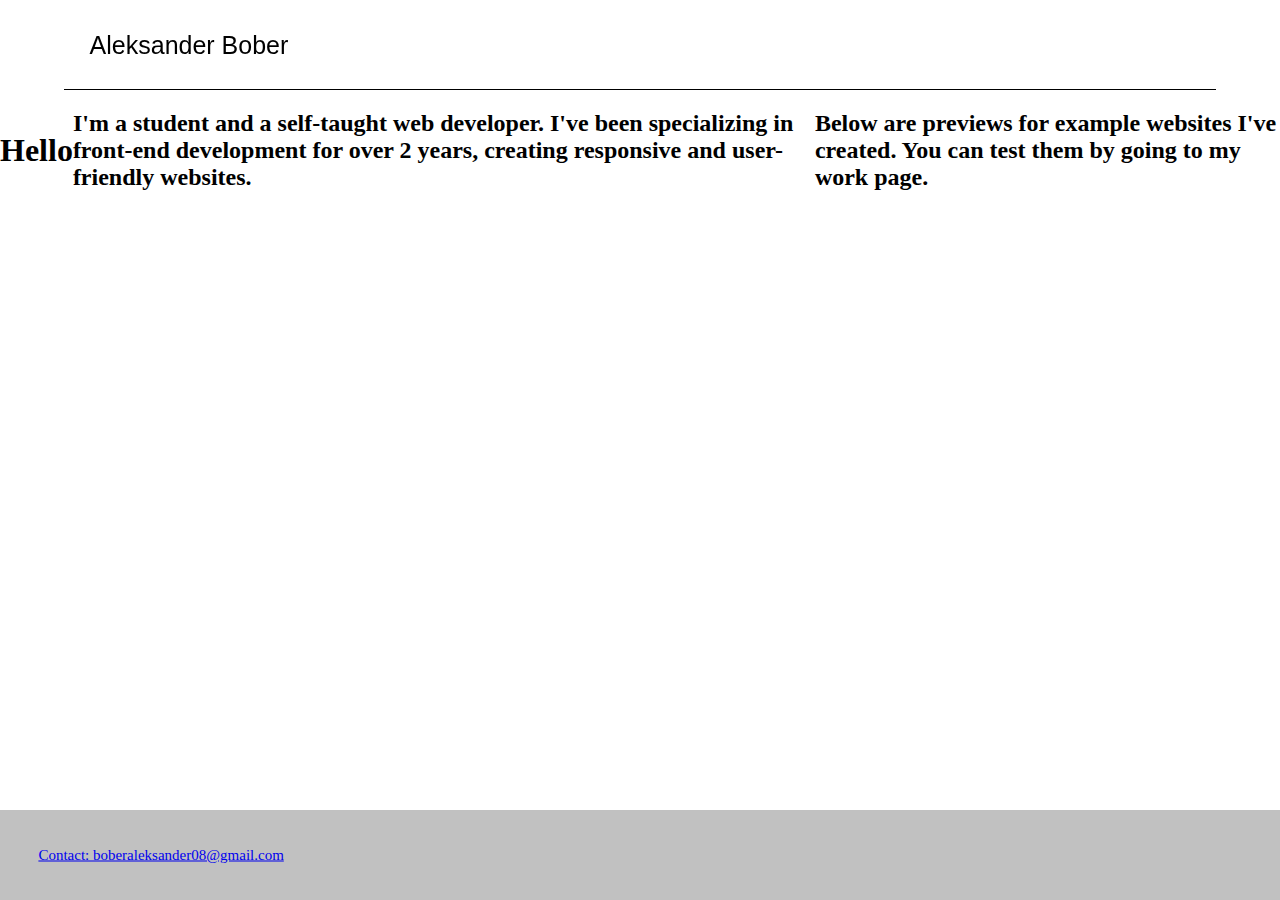
<file: index.html>
<!DOCTYPE html>
<html>
<head>
	<link rel="stylesheet" href="index.css">
	<title id="title">Home | Aleksander Bober</title>
</head>


<body>
	<div id="headerDiv"></div>
	<header>
		<h2 id="logo">Aleksander Bober</h2>
	
		<div id="menu">
			<a id="homeLink" class="menuLink">Home</a>
			<a id="workLink" class="menuLink">Work</a>
			<a id="aboutmeLink" class="menuLink">About Me</a>
			<a id="contactLink" class="menuLink">Contact</a>
		</div>
	
		<div id="hamburgerBtn">
			<div class="hamburgerBar"></div>
			<div class="hamburgerBar"></div>
			<div class="hamburgerBar"></div>
		</div>
	
		<div id="menuX">
			<div id="menuXLine1" class="hamburgerBar"></div>
			<div id="menuXLine2" class="hamburgerBar"></div>
		</div>
	
		<div id="headerLine"></div>
	</header>
	
	
	
	<div id="body">
		<div id="home">
			<h1 id="home-h1">Hello</h1>
			<h2 id="home-bio">I'm a student and a self-taught web developer. I've been specializing in front-end development for over 2 years, creating responsive and user-friendly websites.</h2>
			<div id="home-workDiv">
				<h2 class="home-work-intro">Below are previews for example websites I've created. You can test them by going to my <a id="home-workLink" class="home-work-intro">work page</a>.</h2>
			</div>
			<div id="home-preview-cards"></div>
		</div>
	
		<div id="work">
			<h1>Work</h1>
		</div>
	
		<div id="aboutme">
			<h1>About Me</h1>
		</div>
	
		<div id="contact">
			<h1>Contact</h1>
		</div>
	</div>
	
	
	
	<footer>
		<a id="email" href="mailto:boberaleksander08@gmail.com">Contact: boberaleksander08@gmail.com</a>
	</footer>	
</body>
<script src="index.js"></script>
</html>
</file>
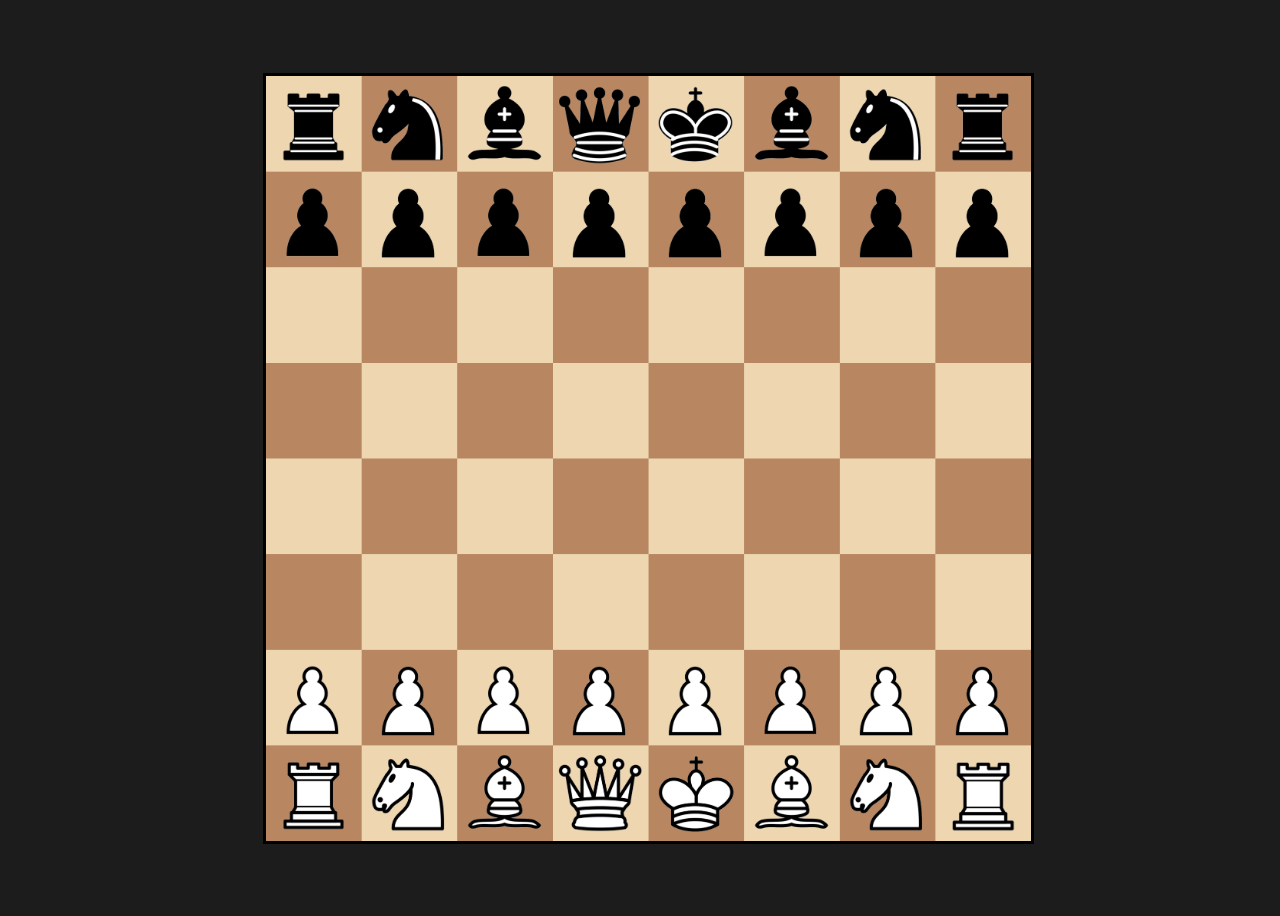
<file: HTML/Chess/index.html>
<!DOCTYPE html>
<html>
<head>
	<link rel="stylesheet" href="index.css">
	<title>Chess</title>
</head>



<body>
	<main>
		<div id="cursor_piece" draggable="false"></div>
		<div id="chessboard" draggable="false">
			<div id="a8" class="a r8 square" draggable="false"></div>
			<div id="b8" class="b r8 square" draggable="false"></div>
			<div id="c8" class="c r8 square" draggable="false"></div>
			<div id="d8" class="d r8 square" draggable="false"></div>
			<div id="e8" class="e r8 square" draggable="false"></div>
			<div id="f8" class="f r8 square" draggable="false"></div>
			<div id="g8" class="g r8 square" draggable="false"></div>
			<div id="h8" class="h r8 square" draggable="false"></div>
			<div id="a7" class="a r7 square" draggable="false"></div>
			<div id="b7" class="b r7 square" draggable="false"></div>
			<div id="c7" class="c r7 square" draggable="false"></div>
			<div id="d7" class="d r7 square" draggable="false"></div>
			<div id="e7" class="e r7 square" draggable="false"></div>
			<div id="f7" class="f r7 square" draggable="false"></div>
			<div id="g7" class="g r7 square" draggable="false"></div>
			<div id="h7" class="h r7 square" draggable="false"></div>
			<div id="a6" class="a r6 square" draggable="false"></div>
			<div id="b6" class="b r6 square" draggable="false"></div>
			<div id="c6" class="c r6 square" draggable="false"></div>
			<div id="d6" class="d r6 square" draggable="false"></div>
			<div id="e6" class="e r6 square" draggable="false"></div>
			<div id="f6" class="f r6 square" draggable="false"></div>
			<div id="g6" class="g r6 square" draggable="false"></div>
			<div id="h6" class="h r6 square" draggable="false"></div>
			<div id="a5" class="a r5 square" draggable="false"></div>
			<div id="b5" class="b r5 square" draggable="false"></div>
			<div id="c5" class="c r5 square" draggable="false"></div>
			<div id="d5" class="d r5 square" draggable="false"></div>
			<div id="e5" class="e r5 square" draggable="false"></div>
			<div id="f5" class="f r5 square" draggable="false"></div>
			<div id="g5" class="g r5 square" draggable="false"></div>
			<div id="h5" class="h r5 square" draggable="false"></div>
			<div id="a4" class="a r4 square" draggable="false"></div>
			<div id="b4" class="b r4 square" draggable="false"></div>
			<div id="c4" class="c r4 square" draggable="false"></div>
			<div id="d4" class="d r4 square" draggable="false"></div>
			<div id="e4" class="e r4 square" draggable="false"></div>
			<div id="f4" class="f r4 square" draggable="false"></div>
			<div id="g4" class="g r4 square" draggable="false"></div>
			<div id="h4" class="h r4 square" draggable="false"></div>
			<div id="a3" class="a r3 square" draggable="false"></div>
			<div id="b3" class="b r3 square" draggable="false"></div>
			<div id="c3" class="c r3 square" draggable="false"></div>
			<div id="d3" class="d r3 square" draggable="false"></div>
			<div id="e3" class="e r3 square" draggable="false"></div>
			<div id="f3" class="f r3 square" draggable="false"></div>
			<div id="g3" class="g r3 square" draggable="false"></div>
			<div id="h3" class="h r3 square" draggable="false"></div>
			<div id="a2" class="a r2 square" draggable="false"></div>
			<div id="b2" class="b r2 square" draggable="false"></div>
			<div id="c2" class="c r2 square" draggable="false"></div>
			<div id="d2" class="d r2 square" draggable="false"></div>
			<div id="e2" class="e r2 square" draggable="false"></div>
			<div id="f2" class="f r2 square" draggable="false"></div>
			<div id="g2" class="g r2 square" draggable="false"></div>
			<div id="h2" class="h r2 square" draggable="false"></div>
			<div id="a1" class="a r1 square" draggable="false"></div>
			<div id="b1" class="b r1 square" draggable="false"></div>
			<div id="c1" class="c r1 square" draggable="false"></div>
			<div id="d1" class="d r1 square" draggable="false"></div>
			<div id="e1" class="e r1 square" draggable="false"></div>
			<div id="f1" class="f r1 square" draggable="false"></div>
			<div id="g1" class="g r1 square" draggable="false"></div>
			<div id="h1" class="h r1 square" draggable="false"></div>
		</div>
	</main>
	<script src="index.js"></script>
</body>
</html>
</file>
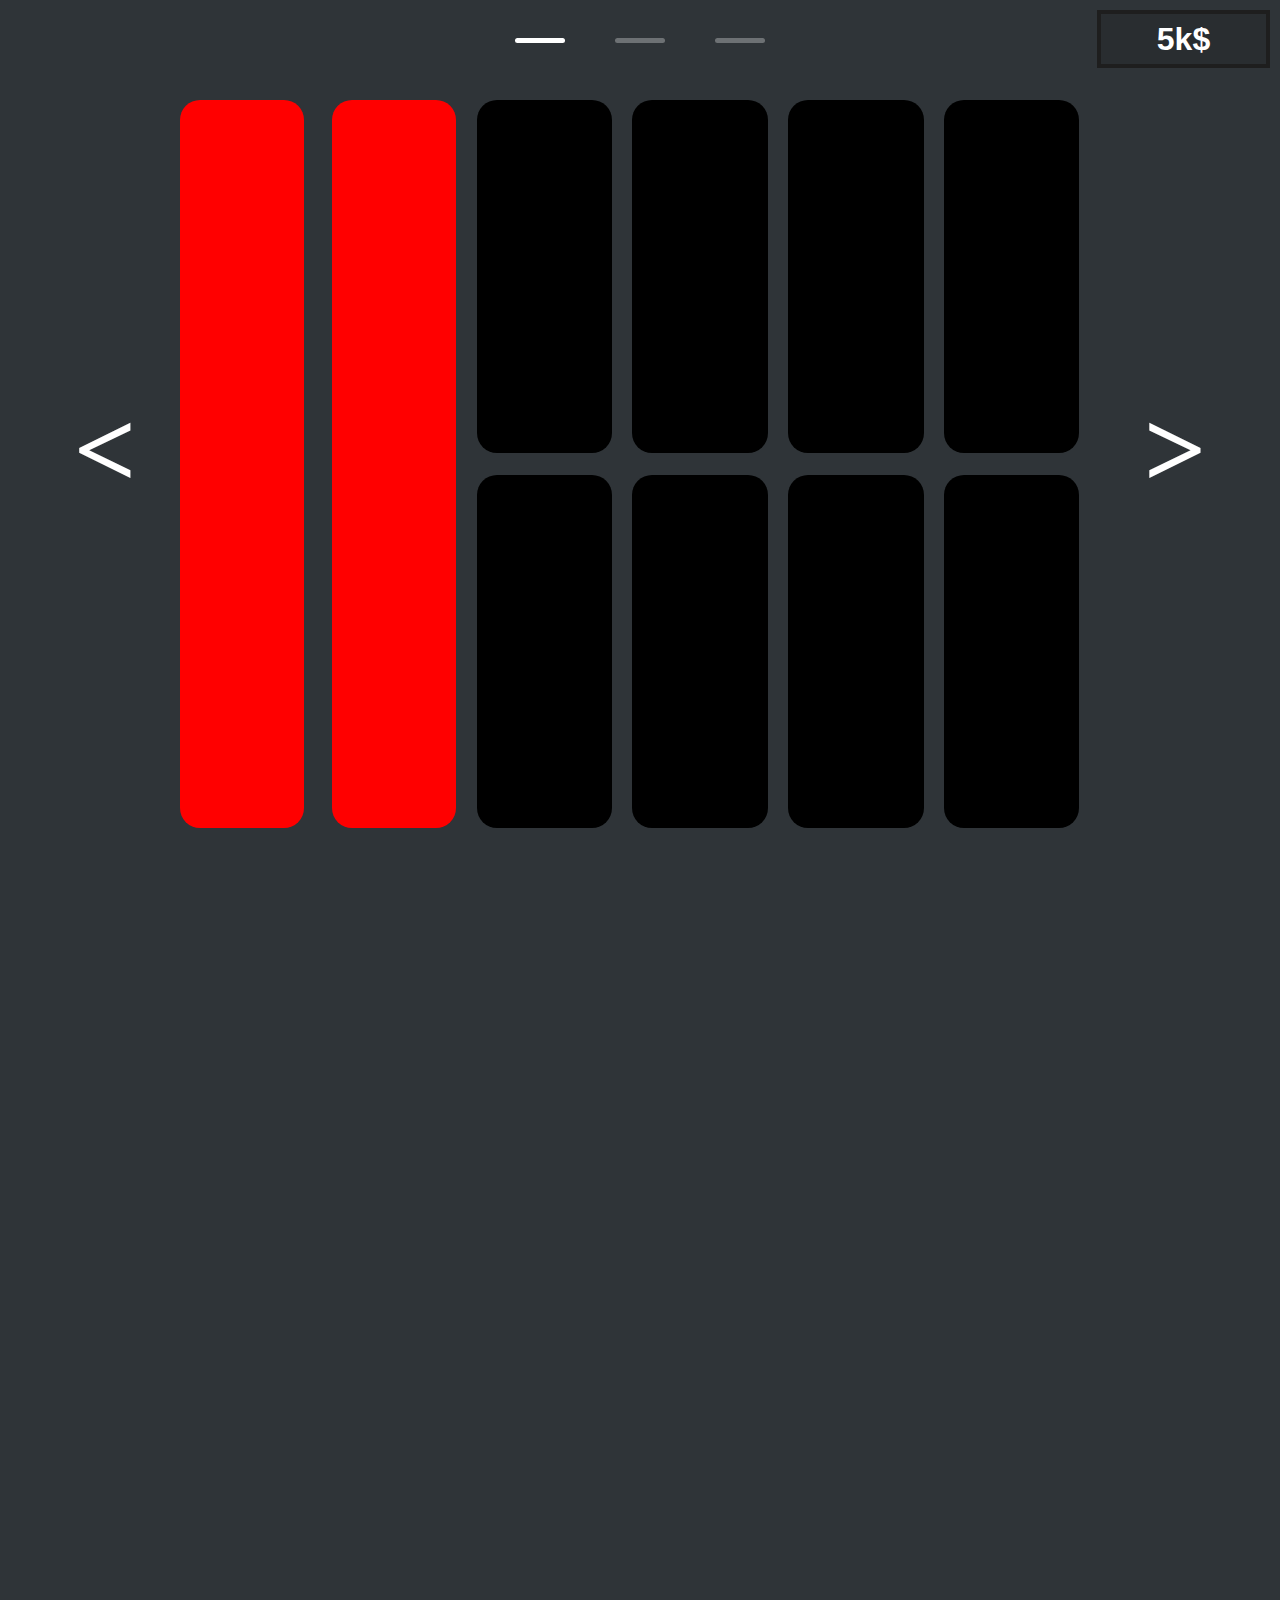
<file: HTML/csn/index.html>
<!DOCTYPE html>
<html>
<head>
	<link rel="stylesheet" href="index.css">
	<title>Casino</title>
</head>
<body style="background-color: rgb(47, 52, 56)">

<div id="tabIndicator">
	<div class="TabIndicator" id="tabIndicatorSlots"></div>
	<div class="TabIndicator" id="tabIndicatorTable"></div>
	<div class="TabIndicator" id="tabIndicatorVirtual"></div>
</div>

<div id="ChipsDisplay">
	<h1 id="chipsDisplay">5k$</h1>
</div>

<div id="arrowCorrectDiv">
	<div id="LeftArrow">
		<h1 id="leftArrowV">&lt</h1>
	</div>
	<div id="RightArrow">
		<h1 id="rightArrowV">&gt</h1>
	</div>
</div>

<div id="tabCorrectDiv">
	<div class="Tabs" id="tabSlots">
		<div id="tabSlotsFixed">
			<div class="SlotsFixed" id="slots1"></div>
			<div class="SlotsFixed" id="slots2"></div>
		</div>
		<div id="tabSlotsFlex">
			<div class="SlotsFlex" id="slots3"></div>
			<div class="SlotsFlex" id="slots4"></div>
			<div class="SlotsFlex" id="slots5"></div>
			<div class="SlotsFlex" id="slots6"></div>
			<div class="SlotsFlex" id="slots7"></div>
			<div class="SlotsFlex" id="slots8"></div>
			<div class="SlotsFlex" id="slots9"></div>
			<div class="SlotsFlex" id="slots10"></div>
		</div>
	</div>
	
	<div class="Tabs" id="tabTable">
		<div id=tabTablePoker>
			<div id="pokerArt">
				<div id="pokerTexasHoldem"></div>
				<div id="pokerOmahaHoldem"></div>
			</div>
		</div>
		<div id="tabTableRest">
			<div class="Table" id="blackjack"></div>
			<div class="Table" id="baccarat"></div>
			<div class="Table" id="roulette"></div>
			<div class="Table" id="craps"></div>
		</div>
	</div>
	
	<div class="Tabs" id="tabVirtual">
		<div class="Virtual" id="crash"></div>
		<div class="Virtual" id="dice"></div>
		<div class="Virtual" id="plinko"></div>
		<div class="Virtual" id="mines"></div>
		<div class="Virtual" id="cases"></div>
		<div class="Virtual" id="coinflip"></div>
		<div class="Virtual" id="keno"></div>
		<div class="Virtual" id="tower"></div>
	</div>
</div>

<div id="blackjackGame">
	<div id="exitBlackjack"></div>
	<div id="blackjackCurrentBet"></div>
	<div id="blackjackBetScreen">
		<div id="blackjackBetSign">Bet</div>
		<div id="blackjackBetChipsDisplayDiv">
			<div id="blackjackBetChipsDisplay"></div>
		</div>
		<div id="blackjackBetDisplay">0$</div>
		<div id="blackjackBetBtnsDiv">
			<div id="blackjackBetBtns">
				<div class="BlackjackBetBtn" id="blackjackPlay">Play</div>
				<div class="BlackjackBetBtn" id="blackjackClearBet">Clear Bet</div>
				<div class="BlackjackBetBtn" id="blackjackMinusBet">-</div>
			</div>
		</div>
		<div id="blackjackBetChips">
			<div class="BlackjackBetChip" id="blackjackBet50"></div>
			<div class="BlackjackBetChip" id="blackjackBet100"></div>
			<div class="BlackjackBetChip" id="blackjackBet500"></div>
			<div class="BlackjackBetChip" id="blackjackBet1k"></div>
			<div class="BlackjackBetChip" id="blackjackBet5k"></div>
			<div class="BlackjackBetChip" id="blackjackBet10k"></div>
		</div>
	</div>
	<div id="blackjackBtns">
		<div class="BlackjackBtn" id="blackjackHit">Hit</div>
		<div class="BlackjackBtn" id="blackjackStand">Stand</div>
		<div class="BlackjackBtn" id="blackjackDouble">Double</div>
		<div class="BlackjackBtn" id="blackjackSplit">Split</div>
	</div>
	<div id="blackjackCardsPlayer"></div>
	<div id="blackjackCardsDealer"></div>
	<div id="blackjackPlayerValue"></div>
	<div id="blackjackDealerValue"></div>
	<div id="blackjackPlayerValue1"></div>
</div>

<div id="chipsCounter">5000<div>

</body>
<script src="js/index.js"></script>
<script src="js/blackjack.js"></script>
</html>
</file>
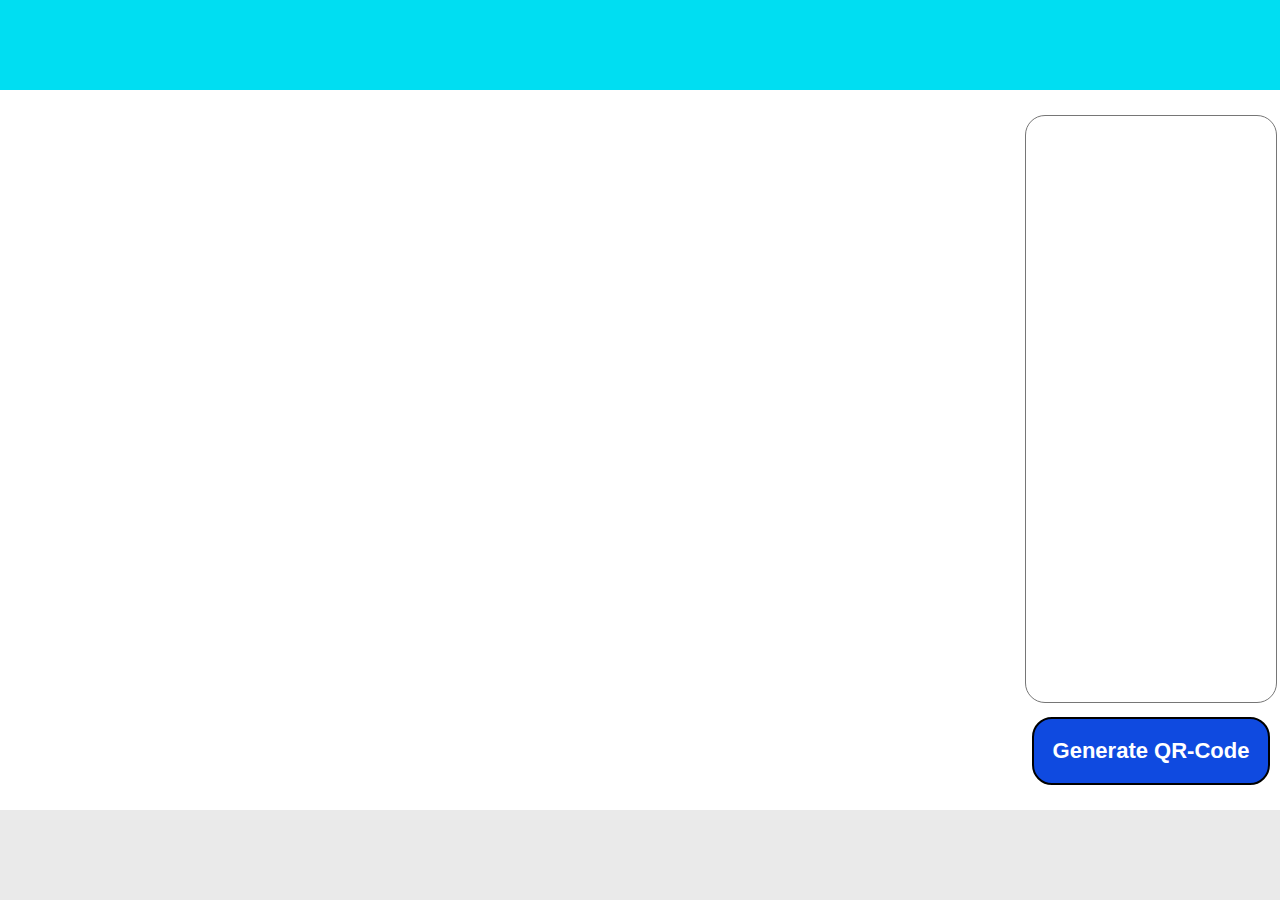
<file: HTML/qrcode/index.html>
<!DOCTYPE html>
<html>
<head>
	<link rel="stylesheet" href="index.css">
	<title>QR Code Generator</title>
</head>



<body>
	<header>

	</header>



	<main>
		<div id="qrcode_div">
			<div id="qrcode"></div>
		</div>
		<div id="options"></div>
		<div id="input">
			<textarea id="input_text"></textarea>
			<button id="input_submit">Generate QR-Code</button>
		</div>
	</main>



	<footer>

	</footer>
	<script src="index.js"></script>
</body>
</html>
</file>
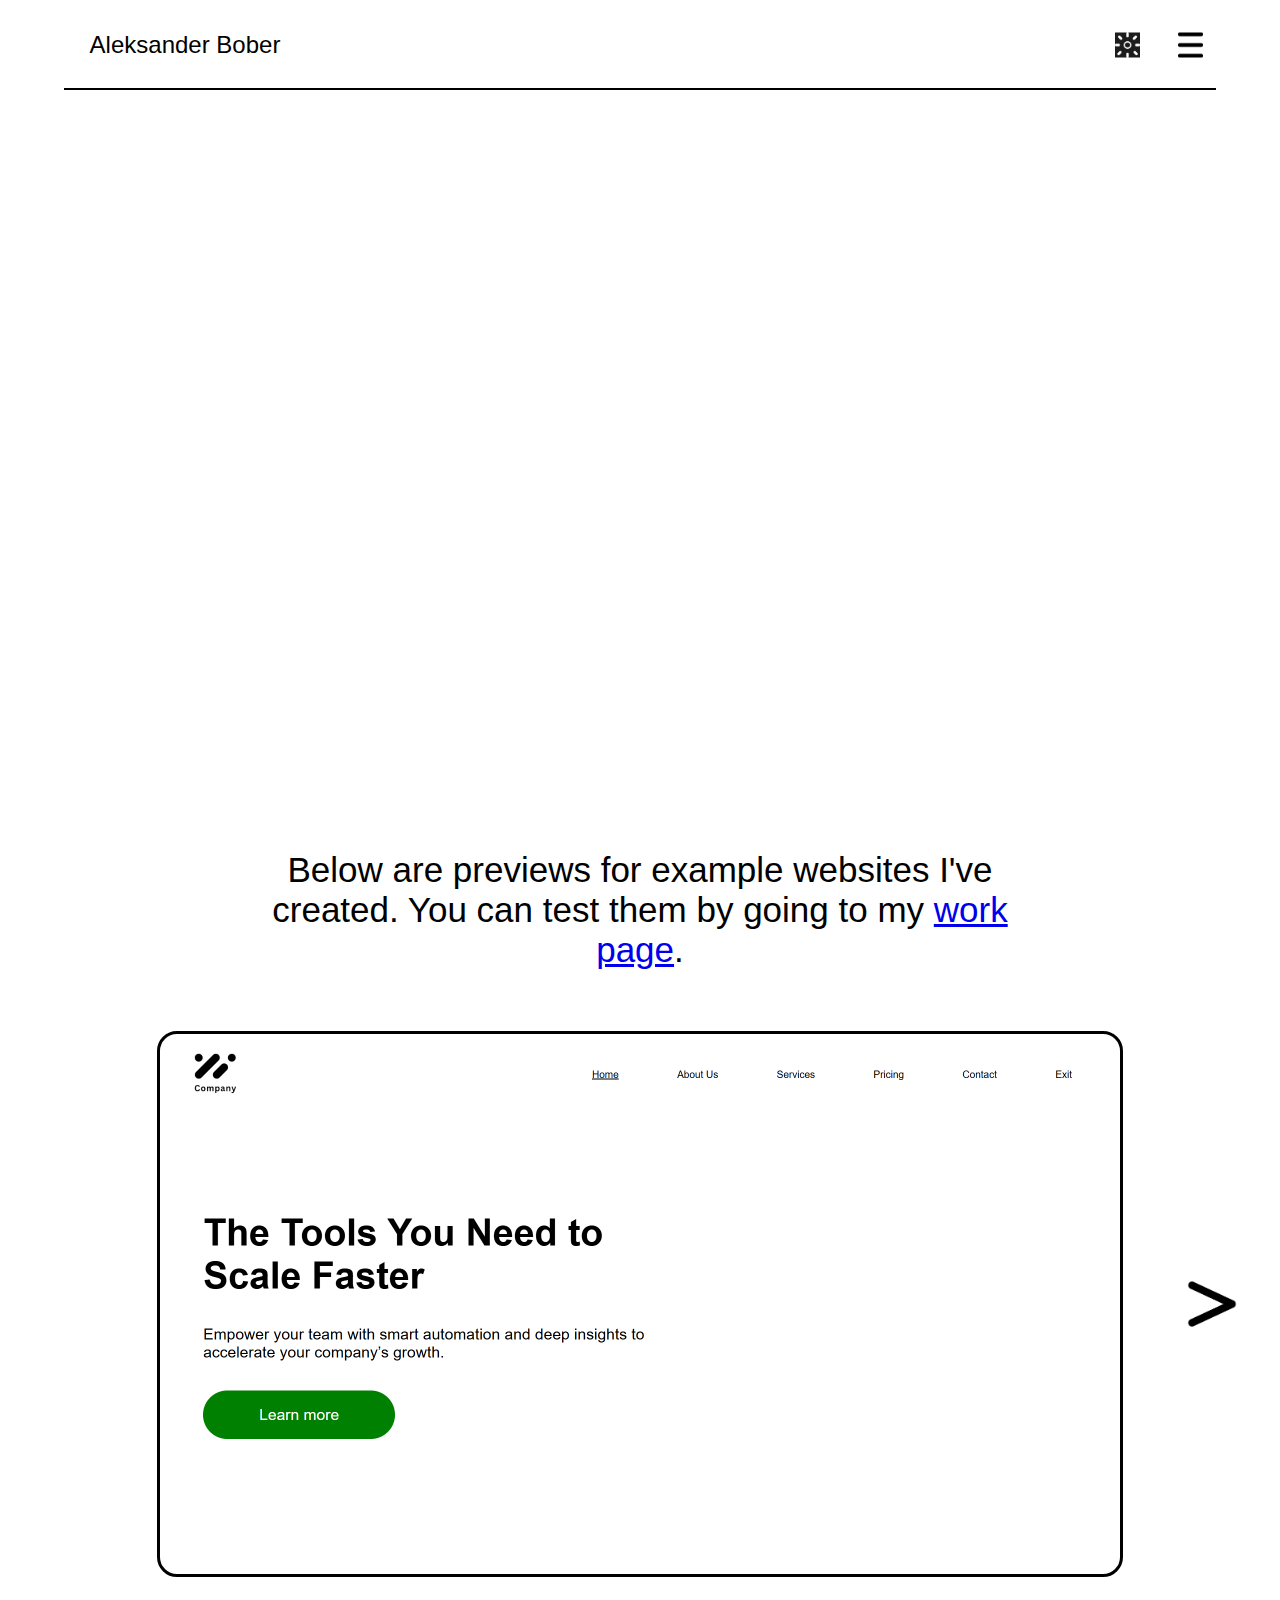
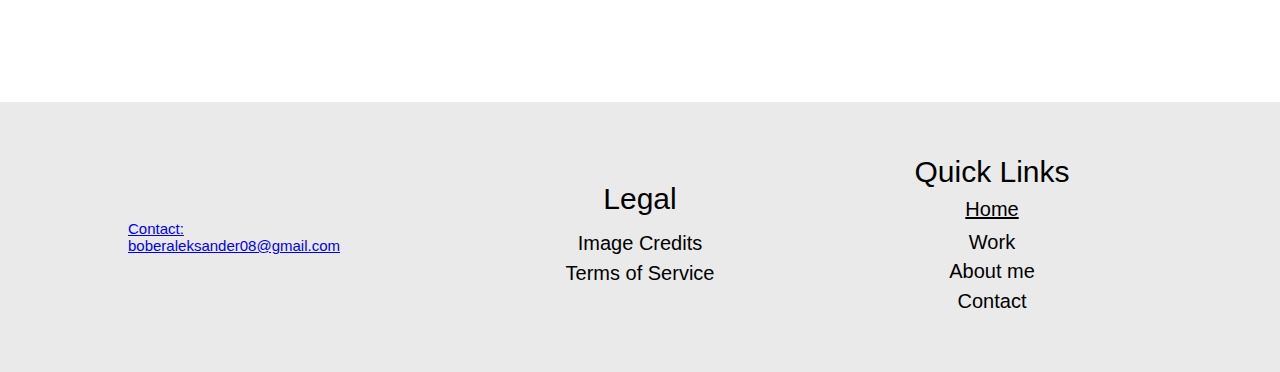
<file: 01 | Pre 2026 Archive/HTML/Portfolio/index.html>
<!DOCTYPE html>
<html>
<head>
	<link rel="stylesheet" href="index.css">
	<title>Portfolio | Aleksander Bober</title>
	<meta name="application-name" content="Portfolio | Aleksander Bober">
	<meta name="author" content="Aleksander Bober">
	<meta name="keywords" content="HTML, CSS, JavaScript, Web, Website, Websites, Portfolio, Aleksander Bober, Web Developer, Developer, Frontend, Frontend Developer">
	<meta name="description" content="Personal Portfolio">
	<meta property="og:title" content="Portfolio | Aleksander Bober">
	<meta property="og:type" content="website">
	<meta charset="UTF-8">
</head>



<body>
	<header>
		<h1 id="logo">Aleksander Bober</h1>
	
		<nav>
			<a id="home_link" class="nav_link">Home</a>
			<a id="work_link" class="nav_link">Work</a>
			<a id="aboutme_link" class="nav_link">About me</a>
			<a id="contact_link" class="nav_link">Contact</a>
		</nav>

		<div id="switch_to_dark_mode" class="light_dark_mode_switch"></div>
		<div id="switch_to_light_mode" class="light_dark_mode_switch"></div>
		<div id="burger_btn"></div>
		<div id="nav_close_btn"></div>
		<div id="header_line"></div>
	</header>
	
	
	
	<main>
		<div id="home">
			<h1 id="home_h1">Hello</h1>
			<h2 id="home_bio">I'm a student and a self-taught web developer. I've been specializing in front-end development for over 2 years, creating responsive and user-friendly websites.</h2>
			<div id="home_work_div">
				<h2 class="home_work_intro">Below are previews for example websites I've created. You can test them by going to my <a id="home_work_link" class="home_work_intro">work page</a>.</h2>
			</div>
			<div id="home_preview_card">
				<div id="home_preview_card_arrow_left"></div>
				<div id="home_preview_card_img"></div>
				<div id="home_preview_card_arrow_right"></div>
			</div>
		</div>
	
		<div id="work">
			<h1 id="work_h1">Work</h1>
			<div id="work_examples_div">
				<div id="work_example_1" class="work_examples"></div>
				<div id="work_example_1_btn" class="work_examples_btn">
					<h1 class="work_examples_btn_h1">Visit Site</h1>
				</div>
				<div id="work_example_2" class="work_examples"></div>
				<div id="work_example_2_btn" class="work_examples_btn">
					<h1 class="work_examples_btn_h1">Visit Site</h1>
				</div>
				<div id="work_example_3" class="work_examples"></div>
				<div id="work_example_3_btn" class="work_examples_btn">
					<h1 class="work_examples_btn_h1">Visit Site</h1>
				</div>
			</div>
		</div>
	
		<div id="aboutme">
			<h1 id="aboutme_h1">About me</h1>
			<div id="aboutme_dev">
				<div id="aboutme_dev_text">
					<h2 id="aboutme_dev_text_title">Technical Background</h2>
					<h3 id="aboutme_dev_text_text">For over two years I've been deeply passionate about programming, working on multiple personal projects in various fields, and learning a wide range of valuable skills along the way.<br><br>Most of this time I've invested in web development, which is the field I'm most comfortable with and want to focus on in the future.<br><br>I also want to expand my skill set as much as possible, by learning frameworks like React, perfecting my knowledge of HTML, CSS and JavaScript, and by pushing myself to write cleaner, and more efficient code.</h3>
				</div>
				<div id="aboutme_dev_img"></div>
			</div>
			<div id="aboutme_cubing">
				<div id="aboutme_cubing_text">
					<h2 id="aboutme_cubing_text_title">Speedcubing</h2>
					<h3 id="aboutme_cubing_text_text">Speedcubing is a hobby centered around solving Rubik's Cubes as quickly as possible. It has been my main hobby and passion for over seven years, and has been a core part of my life.<br><br>For most of that time, I've specialized in solving the 3x3 cube, the most common type of the Rubik's Cube. However, I've recently developed a deep passion in blindfolded solving, now solving a 3x3 cube blindfolded in under 30 seconds, and occasionally in under 20 seconds.<br><br>I'm currently learning an advanced technique called Full Floating, which involves memorizing and maintaining over 2,700 intuitive algorithms. I'm also learning an algorithm set called LTCT (Last Target Corner Twist), which consists of 252 non-intuitive algorithms.<br><br>If you're curious about specifics like my personal best times, feel free to check out my <a href="https://bit.ly/alekscubing" target="blank">speedcubing sheet</a>.</h3>
				</div>
				<div id="aboutme_cubing_imgs">
					<div id="aboutme_cubing_imgs_solve_img"></div>
					<div id="aboutme_cubing_imgs_algs_img"></div>
				</div>
			</div>
		</div>
	
		<div id="contact">
			<h1 id ="contact_h1">Contact</h1>
			<h2 id="contact_email">If you'd like to contact me, you can reach me at <a href="mailto:boberaleksander08@gmail.com">boberaleksander08@gmail.com</a>.</h2>
		</div>

		
		<div id="image_credits">
			<h1 id="image_credits_h1">Image Credits</h1>
			<div id="image_credits_timeline_img"></div>
			<div id="image_credits_timeline_dark_img"></div>
			<h2 id="image_credits_timeline">"Timeline"<br>Author: me<br>Designed with: <a href="https://www.canva.com/" target="blank">Canva</a></h2>
			<div id="image_credits_timeline_html_img"></div>
			<h2 class="image_credits_timeline_html">"HTML5 logo"<br>Author: <a href="https://www.w3.org/" target="blank">W3C</a><br>Licensed under: <a href="https://creativecommons.org/licenses/by/3.0/deed.en" target="blank">Creative Commons Attribution 3.0 Unported</a><br>Source: <a href="https://en.wikipedia.org/wiki/File:HTML5_logo_and_wordmark.svg" target="blank">Wikipedia</a></h2>
			<div id="image_credits_timeline_html_dark_img"></div>
			<h2 class="image_credits_timeline_html">"HTML5 logo"<br>Author: <a href="https://www.w3.org/" target="blank">W3C</a><br>Licensed under: <a href="https://creativecommons.org/licenses/by/3.0/deed.en" target="blank">Creative Commons Attribution 3.0 Unported</a><br>Modifications: made the wordmark white<br>Tool used: <a href="https://www.gimp.org/" target="blank">GIMP</a><br>Source: <a href="https://en.wikipedia.org/wiki/File:HTML5_logo_and_wordmark.svg" target="blank">Wikipedia</a></h2>
			<div id="image_credits_timeline_css_img"></div>
			<h2 class="image_credits_timeline_css">"CSS3 logo"<br>Author: Rudloff<br>Licensed under: <a href="https://creativecommons.org/licenses/by/3.0/deed.en" target="blank">Creative Commons Attribution 3.0 Unported</a><br>Source: <a href="https://en.wikipedia.org/wiki/File:CSS3_logo_and_wordmark.svg" target="blank">Wikipedia</a></h2>
			<div id="image_credits_timeline_css_dark_img"></div>
			<h2 class="image_credits_timeline_css">"CSS3 logo"<br>Author: Rudloff<br>Licensed under: <a href="https://creativecommons.org/licenses/by/3.0/deed.en" target="blank">Creative Commons Attribution 3.0 Unported</a><br>Modifications: made the wordmark white<br>Tool used: <a href="https://www.gimp.org/" target="blank">GIMP</a><br>Source: <a href="https://en.wikipedia.org/wiki/File:CSS3_logo_and_wordmark.svg" target="blank">Wikipedia</a></h2>
			<div id="image_credits_timeline_js_img"></div>
			<h2 id="image_credits_timeline_js">"Unofficial JavaScript logo"<br>Author: <a href="https://github.com/voodootikigod" target="blank">Chris Williams</a><br>Source: <a href="https://commons.wikimedia.org/wiki/File:Unofficial_JavaScript_logo_2.svg" target="blank">Wikimedia Commons</a></h2>
			<div id="image_credits_timeline_react_img"></div>
			<h2 id="image_credits_timeline_react">"React icon"<br>Author: Meta/Facebook<br>Licensed under: <a href="https://creativecommons.org/licenses/by-sa/1.0/deed.en" target="blank">Creative Commons Attribution-Share Alike 1.0 Generic</a><br>Modifications: removed background<br>Tool used to remove background: <a href="https://www.remove.bg/" target="blank">remove.bg</a><br>Source: <a href="https://en.wikipedia.org/wiki/File:React-icon.svg" target="blank">Wikipedia</a></h2>
			<div id="image_credits_cubing_solve_img"></div>
			<h2 id="image_credits_cubing_solve">"Blindfolded solve"<br>Author: me<br>Source: <a href="https://www.youtube.com/watch?v=85NNuoRXcCQ" target="blank">My YouTube video</a></h2>
			<div id="image_credits_cubing_algs_img"></div>
			<h2 id="image_credits_cubing_algs">"Algorithm sheet"<br>Author: me<br>Source: <a href="https://bit.ly/alekscubing" target="blank">My Speedcubing sheet (UR Comms)</a></h2>
		</div>

		<div id="tos">
			<h1 id="tos_h1">Terms of Service</h1>
		</div>

	</main>



	<div id="example_website_1">
		<div id="example_website_1_header">
			<div id="example_website_1_logo"></div>
			<div id="example_website_1_nav">
				<h2 id="example_website_1_home_link" class="example_website_1_nav_link">Home</h2>
				<h2 id="example_website_1_aboutus_link" class="example_website_1_nav_link">About Us</h2>
				<h2 id="example_website_1_services_link" class="example_website_1_nav_link">Services</h2>
				<h2 id="example_website_1_pricing_link" class="example_website_1_nav_link">Pricing</h2>
				<h2 id="example_website_1_contact_link" class="example_website_1_nav_link">Contact</h2>
				<h2 id="example_website_1_exit" class="example_website_1_nav_link">Exit</h2>
			</div>
		</div>
		<div id="example_website_1_main">
			<div id="example_website_1_home">
				<div id="example_website_1_hero">
					<h1 id="example_website_1_hero_h1">The Tools You Need to Scale Faster</h1>
					<h2 id="example_website_1_hero_text">Empower your team with smart automation and deep insights to accelerate your company’s growth.</h2>
					<div id="example_website_1_hero_btn">Learn more</div>
				</div>
				<div id="example_website_1_whyus">
					<h1 id="example_website_1_whyus_title">Why choose us?</h1>
					<h2 id="example_website_1_whyus_text">Faster Growth – Our tools are designed to help your business scale without roadblocks.<br><br>All-in-One Solution – No need to juggle multiple platforms; we cover everything in one place.<br><br>Smart Automation – Spend less time on manual tasks and more time growing.<br><br>Trusted by Teams Worldwide – Thousands of businesses already use our platform.</h2>
				</div>
				<div id="example_website_1_stats">
					<div id="example_website_1_stats_companies">
						<div id="example_website_1_stats_companies_text_div">
							<h1 id="example_website_1_stats_companies_text">1000+ Businesses Use Our Product</h1>
						</div>
						<div id="example_website_1_stats_companies_img"></div>
					</div>
					<div id="example_website_1_stats_support">
						<div id="example_website_1_stats_support_text_div">
							<h1 id="example_website_1_stats_support_text">24/7 Support Available</h1>
						</div>
						<div id="example_website_1_stats_support_img"></div>
					</div>
					<div id="example_website_1_stats_speed">
						<div id="example_website_1_stats_speed_text_div">
							<h1 id="example_website_1_stats_speed_text">2x Faster Scaling Compared to Competitors</h1>
						</div>
						<div id="example_website_1_stats_speed_img"></div>
					</div>
				</div>
			</div>
			<div id="example_website_1_aboutus">
				<div id="example_website_1_aboutus_head">
					<h1 id="example_website_1_aboutus_head_h1">Our Company</h1>
				</div>
				<div id="example_website_1_aboutus_ourmission">
					<div id="example_website_1_aboutus_ourmission_text">
						<h1 id="example_website_1_aboutus_ourmission_text_heading">Our Mission</h1>
						<h2 id="example_website_1_aboutus_ourmission_text_text">At our company, our mission is to empower businesses to grow smarter and faster through innovative, scalable software solutions. We believe that technology should remove barriers, not create them.<br><br>We specialize in:<br><br><ul><li>Developing intelligent tools that streamline workflows and reduce manual overhead.</li><li>Designing scalable systems that grow alongside our clients’ ambitions.</li><li>Delivering reliable performance through clean, maintainable, and future-ready code.</li><li>Partnering with businesses to turn complex challenges into simple, powerful solutions.</li><li>Driving innovation that makes everyday operations more efficient and enjoyable.</li></ul></h1>
					</div>
					<div id="example_website_1_aboutus_ourmission_imgs">
						<div id="example_website_1_aboutus_ourmission_imgs_lightbulb"></div>
						<div id="example_website_1_aboutus_ourmission_imgs_htmx"></div>
						<div id="example_website_1_aboutus_ourmission_imgs_coffee"></div>
					</div>
					<div id="example_website_1_aboutus_ourmission_text_2">Our goal is simple, and it's to help companies accelerate growth, unlock new opportunities, and reach their full potential through the power of smart software that adapts, scales, and evolves with their needs. We focus on building solutions that not only solve immediate challenges but also lay the groundwork for long-term success.</div>
				</div>
			</div>
			<div id="example_website_1_services">
				<div id="example_website_1_services_head">
					<h1 id="example_website_1_services_head_h1">Our Services</h1>
				</div>
				<div id="example_website_1_services_scaleserv">
					<div id="example_website_1_services_scaleserv_img"></div>
					<div id="example_website_1_services_scaleserv_text">
						<h1 id="example_website_1_services_scaleserv_text_heading">ScaleServ</h1>
						<h2 id="example_website_1_services_scaleserv_text_text">ScaleServ is a smart infrastructure and analytics platform designed to help growing companies expand operations seamlessly, without losing efficiency, performance, or control.<br>ScaleServ provides:<br><br><ul><li>Frictionless Growth - Automatically adapt to demand surges with intelligent scaling that keeps your systems fast and reliable.</li><li>Optimized Performance - Real-time analytics highlight inefficiencies before they impact productivity.</li><li>Cost Efficiency - Smart resource allocation ensures you only pay for what you use, maximizing ROI.</li><li>Secure & Reliable - Enterprise-grade security built to scale alongside your infrastructure.</li><li>Simple Integration - Works seamlessly with your existing tools and cloud environments.</li></ul></h2>
					</div>
				</div>
			</div>
			<div id="example_website_1_pricing">
				<div id="example_website_1_pricing_table">
					<div id="example_website_1_pricing_table_features" class="example_website_1_pricing_table_col">
						<h1 id="example_website_1_pricing_table_features_h1" class="example_website_1_pricing_table_h1">Features</h1>
						<h2 id="example_website_1_pricing_table_features_price" class="example_website_1_pricing_table_price">Price</h2>
						<h2 id="example_website_1_pricing_table_features_analytics" class="example_website_1_pricing_table_analytics">Analytics</h2>
						<h2 id="example_website_1_pricing_table_features_cost_optimization" class="example_website_1_pricing_table_cost_optimization">Cost Optimization</h2>
						<h2 id="example_website_1_pricing_table_features_security" class="example_website_1_pricing_table_security">Security</h2>
						<h2 id="example_website_1_pricing_table_features_automation" class="example_website_1_pricing_table_automation">Automation</h2>
						<h2 id="example_website_1_pricing_table_features_ai_features" class="example_website_1_pricing_table_ai_features">AI Features</h2>
					</div>
					<div id="example_website_1_pricing_table_free" class="example_website_1_pricing_table_col">
						<h1 id="example_website_1_pricing_table_free_h1" class="example_website_1_pricing_table_h1">Free</h1>
						<h2 id="example_website_1_pricing_table_free_price" class="example_website_1_pricing_table_price">0$/month</h2>
						<h2 id="example_website_1_pricing_table_free_analytics" class="example_website_1_pricing_table_analytics">Yes</h2>
						<h2 id="example_website_1_pricing_table_free_cost_optimization" class="example_website_1_pricing_table_cost_optimization">No</h2>
						<h2 id="example_website_1_pricing_table_free_security" class="example_website_1_pricing_table_security">Basic</h2>
						<h2 id="example_website_1_pricing_table_free_automation" class="example_website_1_pricing_table_automation">No</h2>
						<h2 id="example_website_1_pricing_table_free_ai_features" class="example_website_1_pricing_table_ai_features">No</h2>
					</div>
					<div id="example_website_1_pricing_table_pro" class="example_website_1_pricing_table_col">
						<h1 id="example_website_1_pricing_table_pro_h1" class="example_website_1_pricing_table_h1">Pro</h1>
						<h2 id="example_website_1_pricing_table_pro_price" class="example_website_1_pricing_table_price">25$/month</h2>
						<h2 id="example_website_1_pricing_table_pro_analytics" class="example_website_1_pricing_table_analytics">Yes</h2>
						<h2 id="example_website_1_pricing_table_pro_cost_optimization" class="example_website_1_pricing_table_cost_optimization">Yes</h2>
						<h2 id="example_website_1_pricing_table_pro_security" class="example_website_1_pricing_table_security">Advanced</h2>
						<h2 id="example_website_1_pricing_table_pro_automation" class="example_website_1_pricing_table_automation">No</h2>
						<h2 id="example_website_1_pricing_table_pro_ai_features" class="example_website_1_pricing_table_ai_features">No</h2>
					</div>
					<div id="example_website_1_pricing_table_enterprise" class="example_website_1_pricing_table_col">
						<h1 id="example_website_1_pricing_table_enterprise_h1" class="example_website_1_pricing_table_h1">Enterprise</h1>
						<h2 id="example_website_1_pricing_table_enterprise_price" class="example_website_1_pricing_table_price">150$/month</h2>
						<h2 id="example_website_1_pricing_table_enterprise_analytics" class="example_website_1_pricing_table_analytics">Yes</h2>
						<h2 id="example_website_1_pricing_table_enterprise_cost_optimization" class="example_website_1_pricing_table_cost_optimization">Yes</h2>
						<h2 id="example_website_1_pricing_table_enterprise_security" class="example_website_1_pricing_table_security">Advanced</h2>
						<h2 id="example_website_1_pricing_table_enterprise_automation" class="example_website_1_pricing_table_automation">Yes</h2>
						<h2 id="example_website_1_pricing_table_enterprise_ai_features" class="example_website_1_pricing_table_ai_features">Yes</h2>
					</div>
				</div>
			</div>
			<div id="example_website_1_contact">
				<h1 id="example_website_1_contact_placeholder">Contact</h1>
			</div>
		</div>
		<div id="example_website_1_footer">

		</div>
	</div>

	<div id="example_website_2">
	</div>

	<div id="example_website_3">
	</div>



	<footer>
		<a id="email" href="mailto:boberaleksander08@gmail.com">Contact:<br>boberaleksander08@gmail.com</a>
		<div id="legal">
			<h2 id="legal_title">Legal</h2>
			<a id="legal_image_credits" class="legal_link">Image Credits</a>
			<a id="legal_tos" class="legal_link">Terms of Service</a>
		</div>
		<div id="quick_nav">
			<h2 id="quick_nav_title">Quick Links</h2>
			<a id="quick_nav_home_link" class="quick_nav_link">Home</a>
			<a id="quick_nav_work_link" class="quick_nav_link">Work</a>
			<a id="quick_nav_aboutme_link" class="quick_nav_link">About me</a>
			<a id="quick_nav_contact_link" class="quick_nav_link">Contact</a>
		</div>
	</footer>
	<script src="index.js"></script>
</body>
</html>
</file>
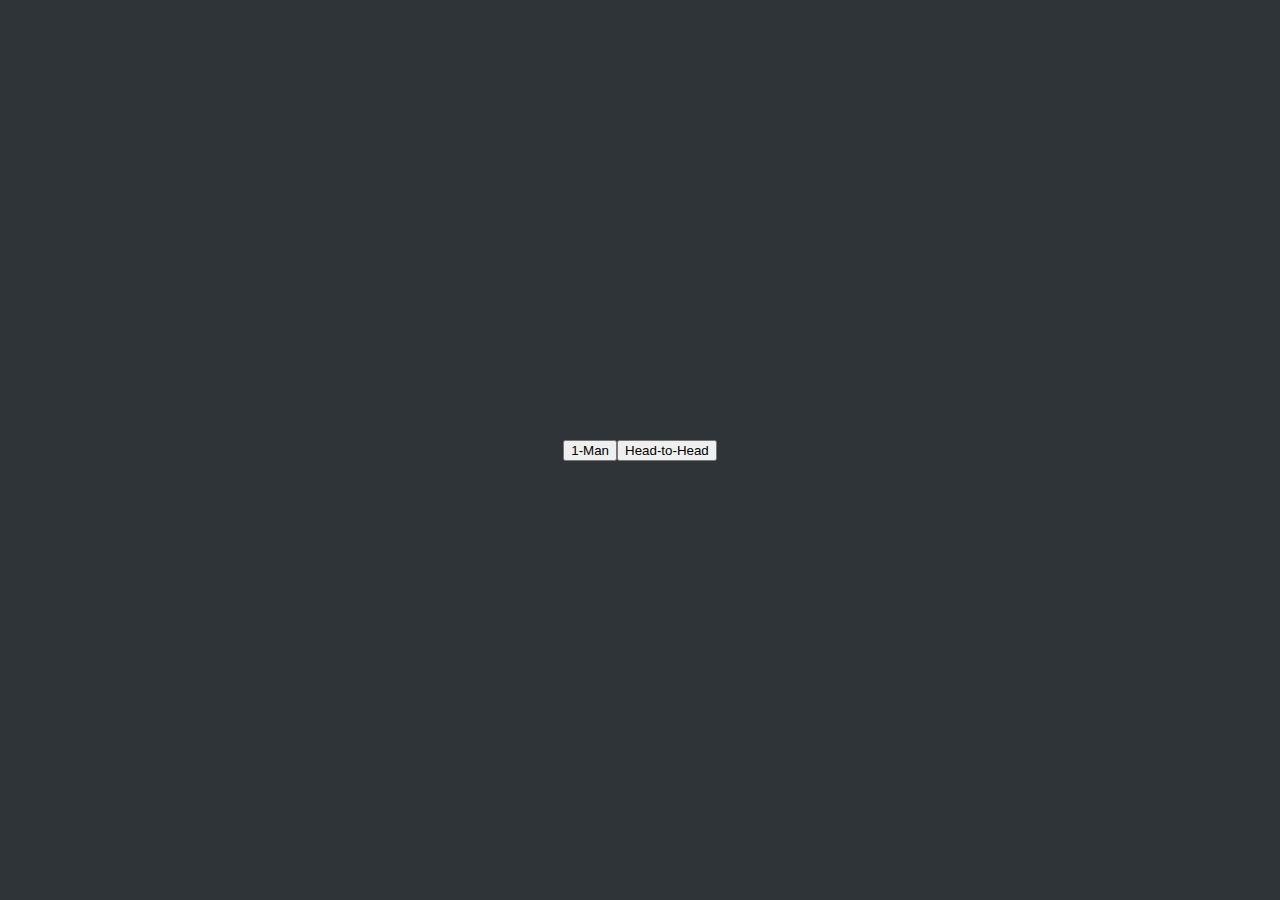
<file: HTML/CompCalculator/comp.html>
<!DOCTYPE html>
<html>
<head>
	<link rel="stylesheet" href="index.css">
	<title>Comp Calculator</title>
</head>
<body style="background-color: rgb(47, 52, 56)">

<!-- The menu on initial launch, pretty self explanatory -->
<div id="menu">
	<button id="oneman">1-Man</button>
	<button id="twoman">Head-to-Head</button>
</div>

<!-- The menu where you Input the names in Head to head --->
<div id="twomanname">
	<input id="first"><br>
	<input id="second"><br>
	<button id="submit">Submit</button>
</div>

<!-- 1 Man mode -->
<div id="onemancalc">
	<div id="o">
		<h1 class="timein" id="timeoneo">1.  </h1>
		<h1 class="timein" id="timetwoo">2.  </h1>
		<h1 class="timein" id="timethreeo">3.  </h1>
		<h1 class="timein" id="timefouro">4.  </h1>
		<h1 class="timein" id="timefiveo">5.  </h1>
		<input type="number" id="time"></input>
		<button id="submittime">Submit</button>
	</div>
	<div id="oavg">
		<h1 class="timein" id="besto"></h1>
		<h1 class="timein" id="worsto"></h1>
		<h1 class="timein" id="bpao"></h1>
		<h1 class="timein" id="wpao"></h1><br>
		<h1 class="timein" id="want"></h1>
		<h1 class="timein" id="avgo"></h1>
	</div>
</div>

<!-- Head to head mode -->
<div id="twomancalc">
	<div id="manone">
		<h1 class="name" id="nameone"></h1>
		<h1 class="timein" id="timeoneone">1.  </h1>
		<h1 class="timein" id="timetwoone">2.  </h1>
		<h1 class="timein" id="timethreeone">3.  </h1>
		<h1 class="timein" id="timefourone">4.  </h1>
		<h1 class="timein" id="timefiveone">5.  </h1>
		<input type="number" id="timeone"></input>
		<button id="submitx">Submit</button>
	</div>
	<div id="manoneavg">
		<h1 class="timein" id="bestone"></h1>
		<h1 class="timein" id="worstone"></h1>
		<h1 class="timein" id="bpaone"></h1>
		<h1 class="timein" id="wpaone"></h1><br>
		<h1 class="timein" id="winone"></h1>
		<h1 class="timein" id="avgone"></h1>
	</div>
	<div id="mantwoavg">
		<h1 class="timein" id="besttwo"></h1>
		<h1 class="timein" id="worsttwo"></h1>
		<h1 class="timein" id="bpatwo"></h1>
		<h1 class="timein" id="wpatwo"></h1><br>
		<h1 class="timein" id="wintwo"></h1>
		<h1 class="timein" id="avgtwo"></h1>
	</div>
	<div id="mantwo">
		<h1 class="name" id="nametwo"></h1>
		<h1 class="timein" id="timeonetwo">1.  </h1>
		<h1 class="timein" id="timetwotwo">2.  </h1>
		<h1 class="timein" id="timethreetwo">3.  </h1>
		<h1 class="timein" id="timefourtwo">4.  </h1>
		<h1 class="timein" id="timefivetwo">5.  </h1>
		<input type="number" id="timetwo"></input>
		<button id="submity">Submit</button>
	</div>
</div>

</body>
<script src="index.js">
</script>
</html>
</file>
<file: index.css>
html, body {
	display: inline;
	height: 100%;
	width: 100%;
	margin: 0;
}

header {
	display: inline;
	height: 10%;
	width: 100%;
	margin: 0;
	position: fixed;
	top: 0px;
}

#logo {
	color: black;
	font-family: sans-serif;
	font-size: 25px;
	font-weight: normal;
	margin: 0;
	position: absolute;
	top: 50%;
	left: 7%;
	transform: translate(0%, -50%);
	user-select: none;
}

#menu {
	display: none;
	height: 100%;
	width: 30%;
	justify-content: space-between;
	align-items: center;
	position: absolute;
	right: calc(6% + 80px);
	z-index: 0;
}

.menuLink {
	font-size: 15px;
	cursor: pointer;
	transition: 150ms;
	color: black;
}

.menuLink:hover {
	transition: 150ms;
	color: #aaaaaa;
}

#homeLink {
	text-decoration-line: underline;
}

#menubar {
	display: flex;
	height: 30px;
	width: 30px;
	flex-direction: column;
	justify-content: space-around;
	position: absolute;
	top: 50%;
	right: 6%;
	transform: translate(0%, -50%);
	cursor: pointer;
	z-index: 2;
}

.menuBarLine {
	height: 15%;
	width: 100%;
	background-color: black;
	border-radius: 1000px;
}

#menuX {
	display: none;
	height: 30px;
	width: 30px;
	position: absolute;
	top: 50%;
	right: 6%;
	transform: translate(0%, -50%);
	cursor: pointer;
	z-index: 2;
}

#menuXLine1 {
	position: absolute;
	top: 50%;
	right: 2px;
	transform: translate(0%, -50%);
	rotate: 45deg;
}

#menuXLine2 {
	position: absolute;
	top: 50%;
	left: 1px;
	transform: translate(0%, -50%);
	rotate: -45deg;
}

#headerLine {
	display: inline;
	height: 1%;
	width: 90%;
	background-color: black;
	position: absolute;
	bottom: 0px;
	left: 50%;
	transform: translate(-50%, 0%);
	z-index: 2;
}

#home {
	display: flex;
	height: auto;
	width: 100%;
	justify-content: center;
	align-items: center;
	position: absolute;
	top: 10%;
}

#work {
	display: none;
	height: auto;
	width: 100%;
	justify-content: center;
	align-items: center;
	position: absolute;
	top: 10%;
}

#aboutme {
	display: none;
	height: auto;
	width: 100%;
	justify-content: center;
	align-items: center;
	position: absolute;
	top: 10%;
}

#contact {
	display: none;
	height: auto;
	width: 100%;
	justify-content: center;
	align-items: center;
	position: absolute;
	top: 10%;
}

footer {
	height: 10%;
	width: 100%;
	position: absolute;
	bottom: 0px;
	background-color: #c1c1c1;
}

#email {
	font-size: 15px;
	position: absolute;
	top: 50%;
	left: 3%;
	transform: translate(0%, -50%);
}
</file>
<file: HTML/Chess/index.css>
* {
	margin: none;
	font-family: sans-serif;
	user-drag: none;
}

body {
	display: flex;
	width: 100vw;
	height: 100vh;
	justify-content: center;
	align-items: center;
	overflow: hidden;
	background-color: #1c1c1c;
}

main {
	display: flex;
	width: 100%;
	height: 100%;
	justify-content: center;
	align-items: center;
}

#cursor_piece {
	display: none;
	background-size: contain;
	background-repeat: no-repeat;
	position: absolute;
	pointer-events: none;
}

#chessboard {
	display: grid;
	height: 85vh;
	border: 3px solid black;
	grid-template-columns: repeat(8, 1fr);
	grid-template-rows: repeat(8, 1fr);
	background-image: url('assets/boards/default_board.png');
	background-size: contain;
	background-repeat: no-repeat;
	aspect-ratio: 1 / 1;
}

#a8, #b8, #c8, #d8, #e8, #f8, #g8, #h8, #a7, #b7, #c7, #d7, #e7, #f7, #g7, #h7, #a6, #b6, #c6, #d6, #e6, #f6, #g6, #h6, #a5, #b5, #c5, #d5, #e5, #f5, #g5, #h5, #a4, #b4, #c4, #d4, #e4, #f4, #g4, #h4, #a3, #b3, #c3, #d3, #e3, #f3, #g3, #h3, #a2, #b2, #c2, #d2, #e2, #f2, #g2, #h2, #a1, #b1, #c1, #d1, #e1, #f1, #g1, #h1 {
	background-size: contain;
	background-repeat: no-repeat;
}

#a8:hover, #b8:hover, #c8:hover, #d8:hover, #e8:hover, #f8:hover, #g8:hover, #h8:hover, #a7:hover, #b7:hover, #c7:hover, #d7:hover, #e7:hover, #f7:hover, #g7:hover, #h7:hover, #a6:hover, #b6:hover, #c6:hover, #d6:hover, #e6:hover, #f6:hover, #g6:hover, #h6:hover, #a5:hover, #b5:hover, #c5:hover, #d5:hover, #e5:hover, #f5:hover, #g5:hover, #h5:hover, #a4:hover, #b4:hover, #c4:hover, #d4:hover, #e4:hover, #f4:hover, #g4:hover, #h4:hover, #a3:hover, #b3:hover, #c3:hover, #d3:hover, #e3:hover, #f3:hover, #g3:hover, #h3:hover, #a2:hover, #b2:hover, #c2:hover, #d2:hover, #e2:hover, #f2:hover, #g2:hover, #h2:hover, #a1:hover, #b1:hover, #c1:hover, #d1:hover, #e1:hover, #f1:hover, #g1:hover, #h1:hover {
	cursor: var(--cursor);
}
</file>
<file: HTML/csn/index.css>
html, body {
	margin: 0;
	display: inline;
	height: 100%;
	width: 100%;
	overflow: hidden;
}

#chipsCounter {
	display: none;
}

#tabIndicator {
	display: flex;
	height: 80px;
	width: 350px;
	justify-content: space-evenly;
	align-items: center;
	position: absolute;
	top: 0px;
	left: 50%;
	transform: translate(-50%, 0%);
}

.TabIndicator {
	height: 5px;
	width: 50px;
	background: rgba(255, 255, 255, 0.3);
	border-radius: 5px;
}

#tabIndicatorSlots {
	background: rgba(255, 255, 255, 1);
}

#ChipsDisplay {
	height: 50px;
	width: 165px;
	display: flex;
	justify-content: center;
	align-items: center;
	position: absolute;
	top: 10px;
	right: 10px;
	background: rgba(30, 30, 30, 0.3);
	border: solid;
	border-color: rgba(30, 30, 30, 1);
	border-width: 4px;
	z-index: 999;
}

#chipsDisplay {
	color: white;
	font-family: helvetica;
}

#LeftArrow {
	height: 70px;
	width: 70px;
	display: flex;
	justify-content: center;
	align-items: center;
	position: absolute;
	left: 70px;
	z-index: 2;
}

#leftArrowV {
	color: white;
	font-size: 110px;
	font-weight: bold;
	user-select: none;
}

#RightArrow {
	height: 70px;
	width: 70px;
	display: flex;
	justify-content: center;
	align-items: center;
	position: absolute;
	right: 70px;
	z-index: 2;
}

#rightArrowV {
	color: white;
	font-size: 110px;
	font-weight: bold;
	user-select: none;
}

#RightArrow:hover, #LeftArrow:hover {
	cursor: pointer;
}

#arrowCorrectDiv {
	height: 100%;
	width: 100%;
	display: flex;
	align-items: center;
}

.Tabs {
	height: calc(100% - 150px);
	width: calc(100% - 360px);
	position: absolute;
	bottom: 50px;
}

#tabSlots {
	display: flex;
}

#tabSlotsFixed {
	height: 100%;
	width: 30%;
	display: flex;
	justify-content: space-between;
}

.SlotsFixed {
	height: 97%;
	width: 45%;
	border-radius: 20px;
	background: red;
	z-index: 1;
}

.SlotsFixed:hover, .SlotsFlex:hover {
	cursor: pointer;
}

#tabSlotsFlex {
	height: 100%;
	width: 70%;
	display: flex;
	justify-content: space-evenly;
	align-items: space-between;
	flex-wrap: wrap;
}

.SlotsFlex {
	height: 47%;
	width: 21%;
	border-radius: 20px;
	background: black;
	z-index: 1;
}

#tabTable {
	display: none;
}

#tabTablePoker {
	height: 96%;
	width: 35%;
	display: flex;
	justify-content: center;
}

#pokerArt {
	height: 100%;
	width: 97%;
	display: flex;
	justify-content: flex-end;
	align-items: center;
	border-radius: 20px;
	background: red;
	flex-direction: column;
	flex-wrap: wrap;
}

#pokerTexasHoldem {
	height: 15%;
	width: 90%;
	border-radius: 20px;
	background: blue;
	z-index: 1;
}

#pokerOmahaHoldem {
	height: 15%;
	width: 90%;
	border-radius: 20px;
	background: brown;
	margin: 5%;
	z-index: 1;
}

#tabTableRest {
	height: 100%;
	width: 65%;
	display: flex;
	justify-content: space-evenly;
	align-items: space-between;
	flex-wrap: wrap;
}

.Table {
	height: 46%;
	width: 43%;
	background: black;
	border-radius: 20px;
	z-index: 1;
	color: white;
}

.Table:hover, #pokerTexasHoldem:hover, #pokerOmahaHoldem:hover {
	cursor: pointer;
}

#tabVirtual {
	display: none;
	justify-content: space-between;
	align-items: space-between;
	flex-wrap: wrap;
}

.Virtual {
	height: 44%;
	width: 22%;
	background: black;
	border-radius: 20px;
	z-index: 1;
}

.Virtual:hover {
	cursor: pointer;
}

#tabCorrectDiv {
	height: 100%;
	width: 100%;
	display: flex;
	justify-content: center;
}

#blackjackGame {
	display: none;
	height: 100%;
	width: 100%;
	position: absolute;
	top: 0px;
	left: 0px;
	/*background: rgba(40, 120, 0, 1);*/
	background-image: url("assets/table_background.png");
	z-index: 5;
}

#blackjackBetScreen {
	height: 80%;
	width: 65%;
	display: flex;
	background: rgba(0, 80, 20, 0.5);
	position: absolute;
	top: 50%;
	left: 50%;
	transform: translate(-50%, -50%);
	z-index: 10;
	border-color: black;
	border: solid;
	border-width: 5px;
	flex-wrap: wrap;
	align-items: space-between;
}

#blackjackCurrentBet {
	height: 50px;
	width: 250px;
	font-size: 50px;
	color: white;
	font-family: arial;
	position: absolute;
	right: 10px;
	bottom: 10px;
	z-index: 50;
	text-align: right;
	user-select: none;
}

#blackjackBetChipsDisplayDiv {
	height: 125px;
	width: 100%;
	display: flex;
	justify-content: center;
}

#blackjackBetChipsDisplay {
	height: 125px;
	width: 125px;
	background-repeat: no-repeat;
}

#blackjackBetDisplay {
	height: 50px;
	width: 100%;
	display: flex;
	justify-content: center;
	align-items: center;
	color: white;
	font-size: 50px;
	font-family: arial;
}

#blackjackBetBtnsDiv {
	height: 140px;
	width: 100%;
	display: flex;
	justify-content: center;
}

#blackjackBetBtns {
	height: 140px;
	width: 45%;
	display: flex;
	flex-wrap: wrap;
	justify-content: space-between;
	align-items: space-between;
}

.BlackjackBetBtn {
	height: 60px;
	width: 48%;
	border: solid;
	border-width: 3px;
	border-color: black;
	color: white;
	text-align: center;
	vertical-align: middle;
	font-size: 30px;
	font-family: arial;
	line-height: 60px;
	user-select: none;
	font-weight: bold;
}

.BlackjackBetBtn:hover {
	cursor: pointer;
}

#blackjackPlay {
	width: 100%;
}

#blackjackBetChips {
	height: 100px;
	width: 100%;
	display: flex;
	justify-content: space-evenly;
}

.BlackjackBetChip {
	height: 100px;
	width: 100px;
}

.BlackjackBetChip:hover {
	cursor: pointer;
}

#blackjackBet50 {
	background-image: url("assets/chips/50.png");
}

#blackjackBet100 {
	background-image: url("assets/chips/100.png");
}

#blackjackBet500 {
	background-image: url("assets/chips/500.png");
}

#blackjackBet1k {
	background-image: url("assets/chips/1k.png");
}

#blackjackBet5k {
	background-image: url("assets/chips/5k.png");
}

#blackjackBet10k {
	background-image: url("assets/chips/10k.png");
}

#blackjackBetSign {
	height: 65px;
	width: 100%;
	text-align: center;
	color: white;
	font-size: 50px;
	font-weight: bold;
	font-family: arial;
	z-index: 15;
	margin-top: 10px;
	border-bottom-color: black;
	border-bottom-width: 5px;
	border-bottom: solid;
	border-bottom-color: black;
}

.BlackjackBtn {
	height: 100px;
	width: 100px;
	color: white;
	font-size: 30px;
	font-family: helvetica;
	display: flex;
	justify-content: center;
	align-items: center;
	border: solid;
	border-color: rgba(0, 0, 0, 0.5);
	border-width: 5px;
	user-select: none;
	margin-right: 3px;
	margin-left: 3px;
}

.BlackjackBtn:hover {
	cursor: pointer;
}

#blackjackSplit {
	display: none;
}

#blackjackBtns {
	height: 100px;
	width: 480px;
	display: none;
	position: absolute;
	bottom: 25px;
	left: 50%;
	transform: translate(-50%, 0);
	justify-content: center;
}

#blackjackCardsPlayer {
	height: 200px;
	width: 100%;
	display: flex;
	position: absolute;
	bottom: 150px;
	justify-content: center;
	background-repeat: no-repeat;
}

#blackjackCardsDealer {
	height: 200px;
	width: 100%;
	display: flex;
	position: absolute;
	top: 60px;
	justify-content: center;
	background-repeat: no-repeat;
}

#blackjackPlayerValue {
	height: 40px;
	width: 100px;
	position: absolute;
	bottom: 355px;
	left: 50%;
	transform: translate(-50%, 0%);
	font-size: 40px;
	color: white;
	font-family: arial;
	text-align: center;
	user-select: none;
}

#blackjackDealerValue {
	height: 40px;
	width: 100px;
	position: absolute;
	top: 15px;
	left: 50%;
	transform: translate(-50%, 0%);
	font-size: 40px;
	color: white;
	font-family: arial;
	text-align: center;
	user-select: none;
}

#blackjackPlayerValue1 {
	height: 40px;
	width: 100px;
	position: absolute;
	bottom: 355px;
	left: calc(50% - 200px);
	transform: translate(-50%, 0%);
	font-size: 40px;
	color: white;
	font-family: arial;
	text-align: center;
	user-select: none;
}

#exitBlackjack {
	height: 60px;
	width: 60px;
	display: none;
	position: absolute;
	top: 10px;
	left: 10px;
	background: black;
}

#exitBlackjack:hover {
	cursor: pointer;
}
</file>
<file: HTML/qrcode/index.css>
* {
	margin: 0px;
}

body {
	display: flex;
	flex-direction: column;
	flex-wrap: wrap;
	overflow-anchor: none;
	overflow: hidden;
	background-color: white;
	color: black;
}

header {
	display: flex;
	width: 100%;
	height: 10vh;
	position: fixed;
	top: 0px;
	background-color: #00def2;
	z-index: 5;
}

main {
	display: flex;
	width: 100%;
	height: 80vh;
	margin-top: 10vh;
	align-items: center;
	gap: 2%;
}

#options {
	display: flex;
	width: 100%;
	height: 95%;
	flex-direction: column;
}

#qrcode_div {
	display: flex;
	height: 99%;
	justify-content: center;
	align-items: center;
	aspect-ratio: 1 / 1;
	order: 1;
}

#qrcode {
	display: grid;
	aspect-ratio: 1 / 1;
}

#input {
	display: flex;
	width: 100%;
	height: 95%;
	justify-content: space-around;
	align-items: center;
	flex-direction: column;
	order: 2;
}

#input_text {
	width: 92%;
	height: 84%;
	border-radius: 20px;
	padding-left: 10px;
	padding-top: 10px;
	font-family: sans-serif;
	font-size: 20px;
	resize: none;
}

#input_submit {
	width: 92%;
	height: 10%;
	color: white;
	background-color: #0f4ae0;
	border-style: solid;
	border-color: black;
	border-width: 2px;
	border-radius: 20px;
	font-family: sans-serif;
	font-size: 22px;
	font-weight: bold;
}

footer {
	display: flex;
	width: 100%;
	height: 10vh;
	bottom: 0px;
	background-color: #eaeaea;
}
</file>
<file: 01 | Pre 2026 Archive/HTML/Portfolio/index.css>
* {
	margin: 0px;
}

body {
	display: flex;
	flex-direction: column;
	flex-wrap: wrap;
	overflow-anchor: none;
	overflow-x: hidden;
	background-color: white;
	color: black;
}

div {
	font-family: sans-serif;
}

h1 {
	font-family: sans-serif;
	font-weight: normal;
}

h2 {
	font-family: sans-serif;
	font-weight: normal;
}

h3 {
	font-family: sans-serif;
	font-weight: normal;
}

a {
	font-family: sans-serif;
	user-select: none;
}

header {
	display: flex;
	width: 100%;
	height: 10vh;
	position: fixed;
	align-items: center;
	top: 0px;
	background-color: white;
	z-index: 5;
}

#logo {
	font-size: 150%;
	margin-left: 7%;
	cursor: pointer;
	user-select: none;
}

nav {
	display: none;
	width: 30%;
	height: 100%;
	justify-content: space-between;
	align-items: center;
	position: absolute;
	right: calc(9% + 25px);
}

.nav_link {
	font-size: 15px;
	cursor: pointer;
	transition: 150ms;
	color: black;
}

.nav_link:hover {
	transition: 150ms;
	color: #888888;
}

#home_link {
	text-decoration-line: underline;
}

.light_dark_mode_switch {
	width: 25px;
	height: 25px;
	position: absolute;
	top: 50%;
	right: calc(9% + 25px);
	transform: translate(0, -50%);
	cursor: pointer;
}

#switch_to_dark_mode {
	display: none;
	background-image: url('assets/light_dark_switch/moon.png');
	background-repeat: no-repeat;
	background-size: contain;
	background-position: center;
}

#switch_to_light_mode {
	display: flex;
	background-image: url('assets/light_dark_switch/sun.png');
	background-repeat: no-repeat;
	background-size: contain;
	background-position: center;
}

#burger_btn {
	display: flex;
	width: 25px;
	height: 25px;
	position: absolute;
	top: 50%;
	right: 6%;
	transform: translate(0%, -50%);
	background-image: url('assets/icons/burger.png');
	background-repeat: no-repeat;
	background-size: contain;
	background-position: center;
	cursor: pointer;
}

#nav_close_btn {
	display: none;
	width: 25px;
	height: 25px;
	position: absolute;
	top: 50%;
	right: 6%;
	transform: translate(0%, -50%);
	background-image: url('assets/icons/nav_close.png');
	background-repeat: no-repeat;
	background-size: contain;
	background-position: center;
	cursor: pointer;
}

#header_line {
	display: flex;
	width: 90%;
	height: 2%;
	background-color: black;
	position: absolute;
	bottom: 0px;
	left: 50%;
	transform: translate(-50%, 0%);
}

main {
	display: flex;
	width: 100%;
	margin-top: 10vh;
}

@keyframes fadein-h1 {
	from {color: white; margin-top: 20%;}
	to {color: black; margin-top: 10%;}
}

@keyframes fadein-bio {
	from {color: white;}
	to {color: black;}
}

#home {
	display: flex;
	width: 100%;
	flex-direction: column;
	align-items: center;
}

#home_h1 {
	font-size: 100px;
	color: white;
	text-align: center;
	margin-top: 15%;
	margin-bottom: 6%;
	animation-name: fadein-h1;
	animation-duration: 1.3s;
	animation-delay: 0.2s;
	animation-fill-mode: forwards;
}

#home_bio {
	font-size: 35px;
	color: white;
	text-align: center;
	margin-left: 15%;
	margin-right: 15%;
	margin-bottom: 20%;
	animation-name: fadein-bio;
	animation-duration: 1.3s;
	animation-delay: 0.2s;
	animation-fill-mode: forwards;
}

#home_work_div {
	display: flex;
	width: 60%;
	margin-bottom: 10%;
	flex-direction: column;
	align-items: center;
	margin-bottom: 5%;
}

.home_work_intro {
	font-size: 35px;
	text-align: center;
}

#home_work_link {
	color: #0000EE;
	text-decoration-line: underline;
	cursor: pointer;
	user-select: auto;
}

#home_preview_card {
	display: flex;
	width: 100%;
	height: 60vh;
	justify-content: center;
	align-items: center;
	margin-bottom: 10%;
}

#home_preview_card_img {
	display: flex;
	width: auto;
	height: 100%;
	border-radius: 20px;
	border-style: solid;
	border-width: 3px;
	border-color: black;
	background-image: url('assets/example_websites_previews/example_website_1.png');
	background-repeat: no-repeat;
	background-size: contain;
	aspect-ratio: 16 / 9;
}

#home_preview_card_arrow_left {
	display: flex;
	width: 50px;
	height: 50px;
	margin-right: 5%;
	background-image: url('assets/icons/arrow_left.png');
	background-repeat: no-repeat;
	background-size: contain;
	visibility: hidden;
	cursor: pointer;
}

#home_preview_card_arrow_right {
	display: flex;
	width: 50px;
	height: 50px;
	margin-left: 5%;
	background-image: url('assets/icons/arrow_right.png');
	background-repeat: no-repeat;
	background-size: contain;
	cursor: pointer;
}

#work {
	display: none;
	width: 100%;
	flex-direction: column;
	align-items: center;
}

#work_h1 {
	font-size: 80px;
	text-align: center;
	margin-top: 8%;
	margin-bottom: 10%;
}

#work_examples_div {
	display: grid;
	gap: 10%;
	justify-content: center;
	align-items: center;
	grid-template-rows: 60vh 60vh 60vh;
	grid-template-columns: auto auto;
	margin-bottom: 30%;
}

.work_examples {
	display: flex;
	width: auto;
	height: 60vh;
	border-radius: 20px;
	border-style: solid;
	border-width: 3px;
	border-color: black;
	aspect-ratio: 16 / 9;
}

#work_example_1 {
	background-image: url('assets/example_websites_previews/example_website_1.png');
	background-size: contain;
	background-repeat: no-repeat;
}

#work_example_2 {
	background-color: gray;
}

#work_example_3 {
	background-color: blue;
}

.work_examples_btn {
	display: flex;
	width: 250px;
	height: 80px;
	justify-content: center;
	align-items: center;
	border-radius: 50px;
	background-color: green;
	color: white;
	cursor: pointer;
	user-select: none;
}

.work_examples_btn_h1 {
	font-size: 30px;
}

#aboutme {
	display: none;
	width: 100%;
	flex-direction: column;
	align-items: center;
}

#aboutme_h1 {
	font-size: 80px;
	text-align: center;
	margin-top: 8%;
	margin-bottom: 10%;
}

#aboutme_dev {
	display: flex;
	width: 100%;
	height: auto;
	justify-content: center;
	margin-bottom: 5%;
}

#aboutme_dev_text {
	display: flex;
	width: 60%;
	align-items: center;
	flex-direction: column;
}

#aboutme_dev_text_title {
	font-size: 60px;
	text-align: center;
	margin-top: 3%;
	margin-bottom: 5%;
}

#aboutme_dev_text_text {
	font-size: 30px;
	text-align: center;
	margin-left: 3%;
	margin-right: 5%;
	margin-bottom: 3%;
}

#aboutme_dev_img {
	display: flex;
	width: 30%;
	flex-direction: column;
	background-image: url('assets/aboutme/timeline.png');
	background-repeat: no-repeat;
	background-size: contain;
	background-position: center;
}

#aboutme_cubing {
	display: flex;
	width: 100%;
	height: auto;
	flex-direction: row-reverse;
	justify-content: center;
	margin-bottom: 10%;
}

#aboutme_cubing_text {
	display: flex;
	width: 60%;
	align-items: center;
	flex-direction: column;
}

#aboutme_cubing_text_title {
	font-size: 60px;
	text-align: center;
	margin-top: 3%;
	margin-bottom: 3%;
}

#aboutme_cubing_text_text {
	font-size: 30px;
	text-align: center;
	margin-left: 3%;
	margin-right: 5%;
	margin-bottom: 3%;
}

#aboutme_cubing_imgs {
	display: flex;
	width: 30%;
	justify-content: center;
	align-items: center;
	flex-direction: column;
}

#aboutme_cubing_imgs_solve_img {
	display: flex;
	width: 100%;
	margin-bottom: 5%;
	background-image: url('assets/aboutme/solve.png');
	background-repeat: no-repeat;
	background-size: contain;
	background-position: center;
	aspect-ratio: 500 / 283;
}

#aboutme_cubing_imgs_algs_img {
	display: flex;
	width: 100%;
	background-image: url('assets/aboutme/algs.png');
	background-repeat: no-repeat;
	background-size: contain;
	background-position: center;
	aspect-ratio: 200 / 83;
}

#contact {
	display: none;
	width: 100%;
	height: 60vh;
	flex-direction: column;
	align-items: center;

}

#contact_h1 {
	font-size: 80px;
	text-align: center;
	margin-top: 8%;
	margin-bottom: 5%;
}

#contact_email {
	font-size: 30px;
	text-align: center;
	margin-bottom: 10%;
	margin-left: 20%;
	margin-right: 20%;
	user-select: auto;
}

#example_website_1 {
	display: none;
	width: 100%;
	flex-direction: column;
	z-index: 200;
}

#example_website_1_header {
	display: flex;
	width: 100%;
	height: 15vh;
	align-items: center;
	justify-content: space-between;
}

#example_website_1_logo {
	display: flex;
	height: 65%;
	background-image: url('assets/example_logos/example_logo.png');
	background-repeat: no-repeat;
	background-size: contain;
	background-position: center;
	margin-left: 3%;
	cursor: pointer;
	aspect-ratio: 1 / 1;
}

#example_website_1_nav {
	display: flex;
	width: 50%;
	height: 100%;
	margin-right: 5%;
	justify-content: space-between;
	align-items: center;
}

.example_website_1_nav_link {
	font-size: 16px;
	cursor: pointer;
	user-select: none;
	transition: 150ms;
	color: black;
}

.example_website_1_nav_link:hover {
	transition: 150ms;
	color: #888888;
}

#example_website_1_home_link {
	text-decoration-line: underline;
}

#example_website_1_main {
	display: flex;
	width: 100%;
}

#example_website_1_home {
	display: flex;
	width: 100%;
	flex-direction: column;
	align-items: center;
}

#example_website_1_hero {
	display: flex;
	width: 100%;
	height: 60vh;
	margin-top: 5%;
	padding-left: 3%;
	justify-content: center;
	align-items: flex-start;
	flex-direction: column;
}

#example_website_1_hero_h1 {
	width: 50%;
	font-size: 60px;
	font-weight: bold;
	margin-left: 3%;
	margin-bottom: 3%;
}

#example_website_1_hero_text {
	width: 50%;
	font-size: 25px;
	margin-left: 3%;
	margin-bottom: 3%;
}

#example_website_1_hero_btn {
	display: flex;
	width: 20%;
	height: 15%;
	font-size: 25px;
	justify-content: center;
	align-items: center;
	margin-left: 3%;
	border-radius: 1000px;
	background-color: green;
	color: white;
	cursor: pointer;
	user-select: none;
}

#example_website_1_whyus {
	display: flex;
	width: 100%;
	height: auto;
	flex-direction: column;
	justify-content: center;
	margin-top: 20%;
}

#example_website_1_whyus_title {
	font-size: 60px;
	text-align: center;
	margin-bottom: 3%;
}

#example_website_1_whyus_text {
	font-size: 30px;
	text-align: center;
	margin-left: 15%;
	margin-right: 15%;
	margin-bottom: 10%;
}

#example_website_1_stats {
	display: flex;
	width: 100%;
	height: auto;
	flex-direction: column;
	margin-top: 10%;
	margin-bottom: 10%;
}

#example_website_1_stats_companies {
	display: flex;
	width: 100%;
	height: auto;
	margin-bottom: 10%;
	aspect-ratio: 3 / 1;
}

#example_website_1_stats_companies_text_div {
	display: flex;
	width: 50%;
	height: auto;
	align-items: center;
	aspect-ratio: 3 / 2;
}

#example_website_1_stats_companies_text {
	font-size: 75px;
	margin-left: 10%;
	margin-right: 10%;
}

#example_website_1_stats_companies_img {
	width: 50%;
	height: auto;
	background-image: url('assets/example_images/laptop.jpg');
	background-repeat: no-repeat;
	background-size: cover;
	aspect-ratio: 3 / 2;
}

#example_website_1_stats_support {
	display: flex;
	width: 100%;
	height: auto;
	margin-bottom: 10%;
	flex-direction: row-reverse;
	aspect-ratio: 3 / 1;
}

#example_website_1_stats_support_text_div {
	display: flex;
	width: 50%;
	height: auto;
	align-items: center;
	aspect-ratio: 3 / 2;
}

#example_website_1_stats_support_text {
	font-size: 75px;
	margin-left: 10%;
	margin-right: 10%;
}

#example_website_1_stats_support_img {
	width: 50%;
	height: auto;
	background-image: url('assets/example_images/customer_service.jpg');
	background-repeat: no-repeat;
	background-size: cover;
	aspect-ratio: 3 / 2;
}

#example_website_1_stats_speed {
	display: flex;
	width: 100%;
	height: auto;
	margin-bottom: 10%;
	aspect-ratio: 3 / 1;
}

#example_website_1_stats_speed_text_div {
	display: flex;
	width: 50%;
	height: auto;
	align-items: center;
	aspect-ratio: 3 / 2;
}

#example_website_1_stats_speed_text {
	font-size: 75px;
	margin-left: 10%;
	margin-right: 10%;
}

#example_website_1_stats_speed_img {
	width: 50%;
	height: auto;
	background-image: url('assets/example_images/business_meeting.jpg');
	background-repeat: no-repeat;
	background-size: cover;
	aspect-ratio: 3 / 2;
}

#example_website_1_aboutus {
	display: none;
	width: 100%;
	flex-direction: column;
	align-items: center;
}

#example_website_1_aboutus_head {
	display: flex;
	width: 100%;
	height: 90vh;
	justify-content: center;
	align-items: center;
	background-image: url('assets/example_images/office_room.jpg');
	background-repeat: no-repeat;
	background-size: cover;
	background-position: center;
	margin-bottom: 10%;
}

#example_website_1_aboutus_head_h1 {
	color: white;
	font-size: 100px;
	font-weight: bold;
}

#example_website_1_aboutus_ourmission {
	display: flex;
	width: 100%;
	height: auto;
	justify-content: center;
	align-items: center;
	flex-wrap: wrap;
	gap: 3%;
	margin-bottom: 15%;
}

#example_website_1_aboutus_ourmission_text {
	display: flex;
	width: 65%;
	height: auto;
	flex-direction: column;
}

#example_website_1_aboutus_ourmission_text_heading {
	font-size: 70px;
	font-weight: bold;
	margin-bottom: 3%;
}

#example_website_1_aboutus_ourmission_text_text {
	font-size: 25px;
}

#example_website_1_aboutus_ourmission_imgs {
	display: flex;
	width: 15%;
	height: 70%;
	justify-content: space-between;
	flex-direction: column;
}

#example_website_1_aboutus_ourmission_imgs_lightbulb {
	display: flex;
	width: 100%;
	height: 100%;
	background-image: url('assets/icons/lightbulb.png');
	background-repeat: no-repeat;
	background-size: contain;
}

#example_website_1_aboutus_ourmission_imgs_htmx {
	display: flex;
	width: 100%;
	height: 100%;
	background-image: url('assets/icons/htmx.png');
	background-repeat: no-repeat;
	background-size: contain;
}

#example_website_1_aboutus_ourmission_imgs_coffee {
	display: flex;
	width: 100%;
	height: 100%;
	background-image: url('assets/icons/coffee.png');
	background-repeat: no-repeat;
	background-size: contain;
}

#example_website_1_aboutus_ourmission_text_2 {
	display: flex;
	width: 83%;
	height: auto;
	font-size: 25px;
	gap: 0px;
}

#example_website_1_services {
	display: none;
	width: 100%;
	flex-direction: column;
	align-items: center;
}

#example_website_1_services_head {
	display: flex;
	width: 100%;
	height: 90vh;
	justify-content: center;
	align-items: center;
	flex-direction: column;
	background-image: url('assets/example_images/laptop_2.jpg');
	background-repeat: no-repeat;
	background-size: cover;
	background-position: center;
	margin-bottom: 10%;
}

#example_website_1_services_head_h1 {
	color: white;
	font-weight: bold;
	font-size: 100px;
}

#example_website_1_services_scaleserv {
	display: flex;
	width: 100%;
	height: auto;
	justify-content: center;
	align-items: center;
	gap: 5%;
	margin-top: 5%;
	margin-bottom: 10%;
}

#example_website_1_services_scaleserv_img {
	display: flex;
	width: 30%;
	height: auto;
	background-image: url('assets/example_images/services_image.png');
	background-repeat: no-repeat;
	background-size: contain;
	aspect-ratio: 3 / 5;
}

#example_website_1_services_scaleserv_text {
	display: flex;
	width: 55%;
	height: auto;
	flex-direction: column;
}

#example_website_1_services_scaleserv_text_heading {
	font-weight: bold;
	font-size: 60px;
	margin-bottom: 20px;
}

#example_website_1_services_scaleserv_text_text {
	font-size: 25px;
	margin-bottom: 20px;
}

#example_website_1_pricing {
	display: none;
	width: 100%;
	flex-direction: column;
	align-items: center;
}

#example_website_1_pricing_table {
	display: flex;
	width: 90%;
	margin-top: 3%;
	margin-bottom: 10%;
	border-style: solid;
	border-color: #9a9a9a;
	border-width: 3px;
	border-radius: 20px;
}

.example_website_1_pricing_table_col {
	display: flex;
	width: 25%;
	flex-direction: column;
	border-right-style: solid;
	border-right-color: #9a9a9a;
	border-right-width: 3px;
}

#example_website_1_pricing_table_features {
	width: calc(25% - 9px);
}

#example_website_1_pricing_table_enterprise {
	border-right: none;
}

.example_website_1_pricing_table_h1 {
	display: flex;
	width: 100%;
	font-size: 35px;
	justify-content: center;
	align-items: center;
	margin-top: 15px;
	border-bottom-style: solid;
	border-bottom-color: #9a9a9a;
	border-bottom-width: 1px;
	aspect-ratio: 3 / 1;
}

#example_website_1_pricing_table_features_h1 {
	aspect-ratio: 291 / 100;
}

.example_website_1_pricing_table_price {
	display: flex;
	width: 100%;
	font-size: 20px;
	justify-content: center;
	align-items: center;
	background-color: #f6f6f6;
	aspect-ratio: 3 / 1;
}

#example_website_1_pricing_table_features_price {
	aspect-ratio: 291 / 100;
}

.example_website_1_pricing_table_analytics {
	display: flex;
	width: 100%;
	font-size: 20px;
	justify-content: center;
	align-items: center;
	aspect-ratio: 3 / 1;
}

#example_website_1_pricing_table_features_analytics {
	aspect-ratio: 291 / 100;
}

.example_website_1_pricing_table_cost_optimization {
	display: flex;
	width: 100%;
	font-size: 20px;
	justify-content: center;
	align-items: center;
	background-color: #f6f6f6;
	aspect-ratio: 3 / 1;
}

#example_website_1_pricing_table_features_cost_optimization {
	aspect-ratio: 291 / 100;
}

.example_website_1_pricing_table_security {
	display: flex;
	width: 100%;
	font-size: 20px;
	justify-content: center;
	align-items: center;
	aspect-ratio: 3 / 1;
}

#example_website_1_pricing_table_features_security {
	aspect-ratio: 291 / 100;
}

.example_website_1_pricing_table_automation {
	display: flex;
	width: 100%;
	font-size: 20px;
	justify-content: center;
	align-items: center;
	background-color: #f6f6f6;
	aspect-ratio: 3 / 1;
}

#example_website_1_pricing_table_features_automation {
	aspect-ratio: 291 / 100;
}

.example_website_1_pricing_table_ai_features {
	display: flex;
	width: 100%;
	font-size: 20px;
	justify-content: center;
	align-items: center;
	aspect-ratio: 3 / 1;
}

#example_website_1_pricing_table_features_ai_features {
	aspect-ratio: 291 / 100;
}

#example_website_1_contact {
	display: none;
	width: 100%;
	flex-direction: column;
	align-items: center;
}

#example_website_1_contact_placeholder {
	font-size: 80px;
	margin-top: 10%;
	margin-bottom: 10%;
}

#example_website_1_footer {
	display: flex;
	width: 100%;
	height: 30vh;
	background-color: #eaeaea;
}

#example_website_2 {
	display: none;
	width: 100%;
	z-index: 200;
}

#example_website_3 {
	display: none;
	width: 100%;
	z-index: 200;
}

footer {
	display: flex;
	width: 100%;
	height: 30vh;
	bottom: 0px;
	justify-content: space-between;
	align-items: center;
	background-color: #eaeaea;
}

#email {
	width: 25vw;
	font-size: 15px;
	margin-left: 10%;
	color: #0000EE;
	user-select: auto;
}

#legal {
	display: flex;
	width: 25vw;
	height: 80%;
	flex-direction: column;
	align-items: center;
	justify-content: center;
}

#legal_title {
	font-size: 30px;
	text-align: center;
	margin-bottom: 5%;
}

.legal_link {
	font-size: 20px;
	text-align: center;
	margin-bottom: 2%;
	cursor: pointer;
	transition: 150ms;
	color: black;
}

.legal_link:hover {
	transition: 150ms;
	color: #888888;
}

#quick_nav {
	display: flex;
	width: 25vw;
	height: 80%;
	flex-direction: column;
	align-items: center;
	justify-content: center;
	margin-right: 10%;
}

#quick_nav_title {
	font-size: 30px;
	text-align: center;
	margin-bottom: 3%;
}

.quick_nav_link {
	font-size: 20px;
	text-align: center;
	margin-bottom: 2%;
	cursor: pointer;
	transition: 150ms;
	color: black;
}

.quick_nav_link:hover {
	transition: 150ms;
	color: #888888;
}

#quick_nav_home_link {
	text-decoration-line: underline;
	margin-bottom: 3%;
}

#image_credits {
	display: none;
	width: 100%;
	flex-direction: column;
	overflow-x: hidden;
}

#image_credits_h1 {
	font-size: 60px;
	margin-top: 5%;
	margin-bottom: 10%;
	margin-left: 5%;
}

#image_credits_timeline_img {
	display: flex;
	width: auto;
	height: 30vh;
	background-image: url('assets/aboutme/timeline.png');
	background-repeat: no-repeat;
	background-size: contain;
	margin-left: 5%;
	margin-bottom: 3%;
	aspect-ratio: 1 / 1;
}

#image_credits_timeline_dark_img {
	display: flex;
	width: auto;
	height: 30vh;
	background-image: url('assets/aboutme/timeline_dark.png');
	background-repeat: no-repeat;
	background-size: contain;
	margin-left: 5%;
	margin-bottom: 3%;
	aspect-ratio: 1 / 1;
}

#image_credits_timeline {
	width: 100%;
	font-size: 20px;
	margin-left: 5%;
	margin-bottom: 10%;
}

#image_credits_timeline_html_img {
	display: flex;
	width: auto;
	height: 30vh;
	background-image: url('assets/logos/html5.png');
	background-repeat: no-repeat;
	background-size: contain;
	margin-left: 5%;
	margin-bottom: 3%;
	aspect-ratio: 1 / 1;
}

#image_credits_timeline_html_dark_img {
	display: flex;
	width: auto;
	height: 30vh;
	background-image: url('assets/logos/html5_dark.png');
	background-repeat: no-repeat;
	background-size: contain;
	margin-left: 5%;
	margin-bottom: 3%;
	aspect-ratio: 1 / 1;
}

.image_credits_timeline_html {
	width: 100%;
	font-size: 20px;
	margin-left: 5%;
	margin-bottom: 10%;
}

#image_credits_timeline_css_img {
	display: flex;
	width: auto;
	height: 30vh;
	background-image: url('assets/logos/css3.png');
	background-repeat: no-repeat;
	background-size: contain;
	margin-left: 5%;
	margin-bottom: 3%;
	aspect-ratio: 726 / 1025;
}

#image_credits_timeline_css_dark_img {
	display: flex;
	width: auto;
	height: 30vh;
	background-image: url('assets/logos/css3_dark.png');
	background-repeat: no-repeat;
	background-size: contain;
	margin-left: 5%;
	margin-bottom: 3%;
	aspect-ratio: 726 / 1025;
}

.image_credits_timeline_css {
	width: 100%;
	font-size: 20px;
	margin-left: 5%;
	margin-bottom: 10%;
}

#image_credits_timeline_js_img {
	display: flex;
	width: auto;
	height: 30vh;
	background-image: url('assets/logos/js.png');
	background-repeat: no-repeat;
	background-size: contain;
	margin-left: 5%;
	margin-bottom: 3%;
	aspect-ratio: 1 / 1;
}

#image_credits_timeline_js {
	width: 100%;
	font-size: 20px;
	margin-left: 5%;
	margin-bottom: 10%;
}

#image_credits_timeline_react_img {
	display: flex;
	width: auto;
	height: 30vh;
	background-image: url('assets/logos/react.png');
	background-repeat: no-repeat;
	background-size: contain;
	margin-left: 5%;
	margin-bottom: 3%;
	aspect-ratio: 241 / 209;
}

#image_credits_timeline_react {
	width: 100%;
	font-size: 20px;
	margin-left: 5%;
	margin-bottom: 20%;
}

#image_credits_cubing_solve_img {
	display: flex;
	width: auto;
	height: 30vh;
	background-image: url('assets/aboutme/solve.png');
	background-repeat: no-repeat;
	background-size: contain;
	margin-left: 5%;
	margin-bottom: 3%;
	aspect-ratio: 500 / 283;
}

#image_credits_cubing_solve {
	width: 100%;
	font-size: 20px;
	margin-left: 5%;
	margin-bottom: 10%;
}

#image_credits_cubing_algs_img {
	display: flex;
	width: auto;
	height: 30vh;
	background-image: url('assets/aboutme/algs.png');
	background-repeat: no-repeat;
	background-size: contain;
	margin-left: 5%;
	margin-bottom: 3%;
	aspect-ratio: 200 / 83;
}

#image_credits_cubing_algs {
	width: 100%;
	font-size: 20px;
	margin-left: 5%;
	margin-bottom: 10%;
}

#tos {
	display: none;
	width: 100%;
	flex-direction: column;
}

#tos_h1 {
	font-size: 60px;
	margin-top: 5%;
	margin-bottom: 10%;
	margin-left: 5%;
}
</file>
<file: HTML/CompCalculator/index.css>
html, body {
	display: inline;
	height: 100%;
	margin: 0;
}

#menu {
	display: flex;
	height: 100%;
	width: 100%;
	justify-content: center;
	align-items: center;
}

#twomanname {
	display: none;
	height: 100%;
	width: 100%;
	justify-content: center;
	align-items: center;
}

#onemancalc {
	display: none;
	height: 100%;
	width: 100%;
	justify-content: center;
}

#o {
	height: 100%;
	width: 50%;
}

#oavg {
	height: 100%;
	width: 50%;
}

#twomancalc {
	z-index: 1;
	display: none;
	height: 100%;
	width: 100%;
}

#manone {
	z-index: 1;
	display: inline;
	height: 100%;
	width: 25%;
}

#manoneavg {
	z-index: 1;
	display: inline;
	height: 100%;
	width: 25%;
}

#mantwoavg {
	z-index: 1;
	display: inline;
	height: 100%;
	width: 25%;
}

#mantwo {
	z-index: 1;
	display: inline;
	height: 100%;
	width: 25%;
}
</file>
